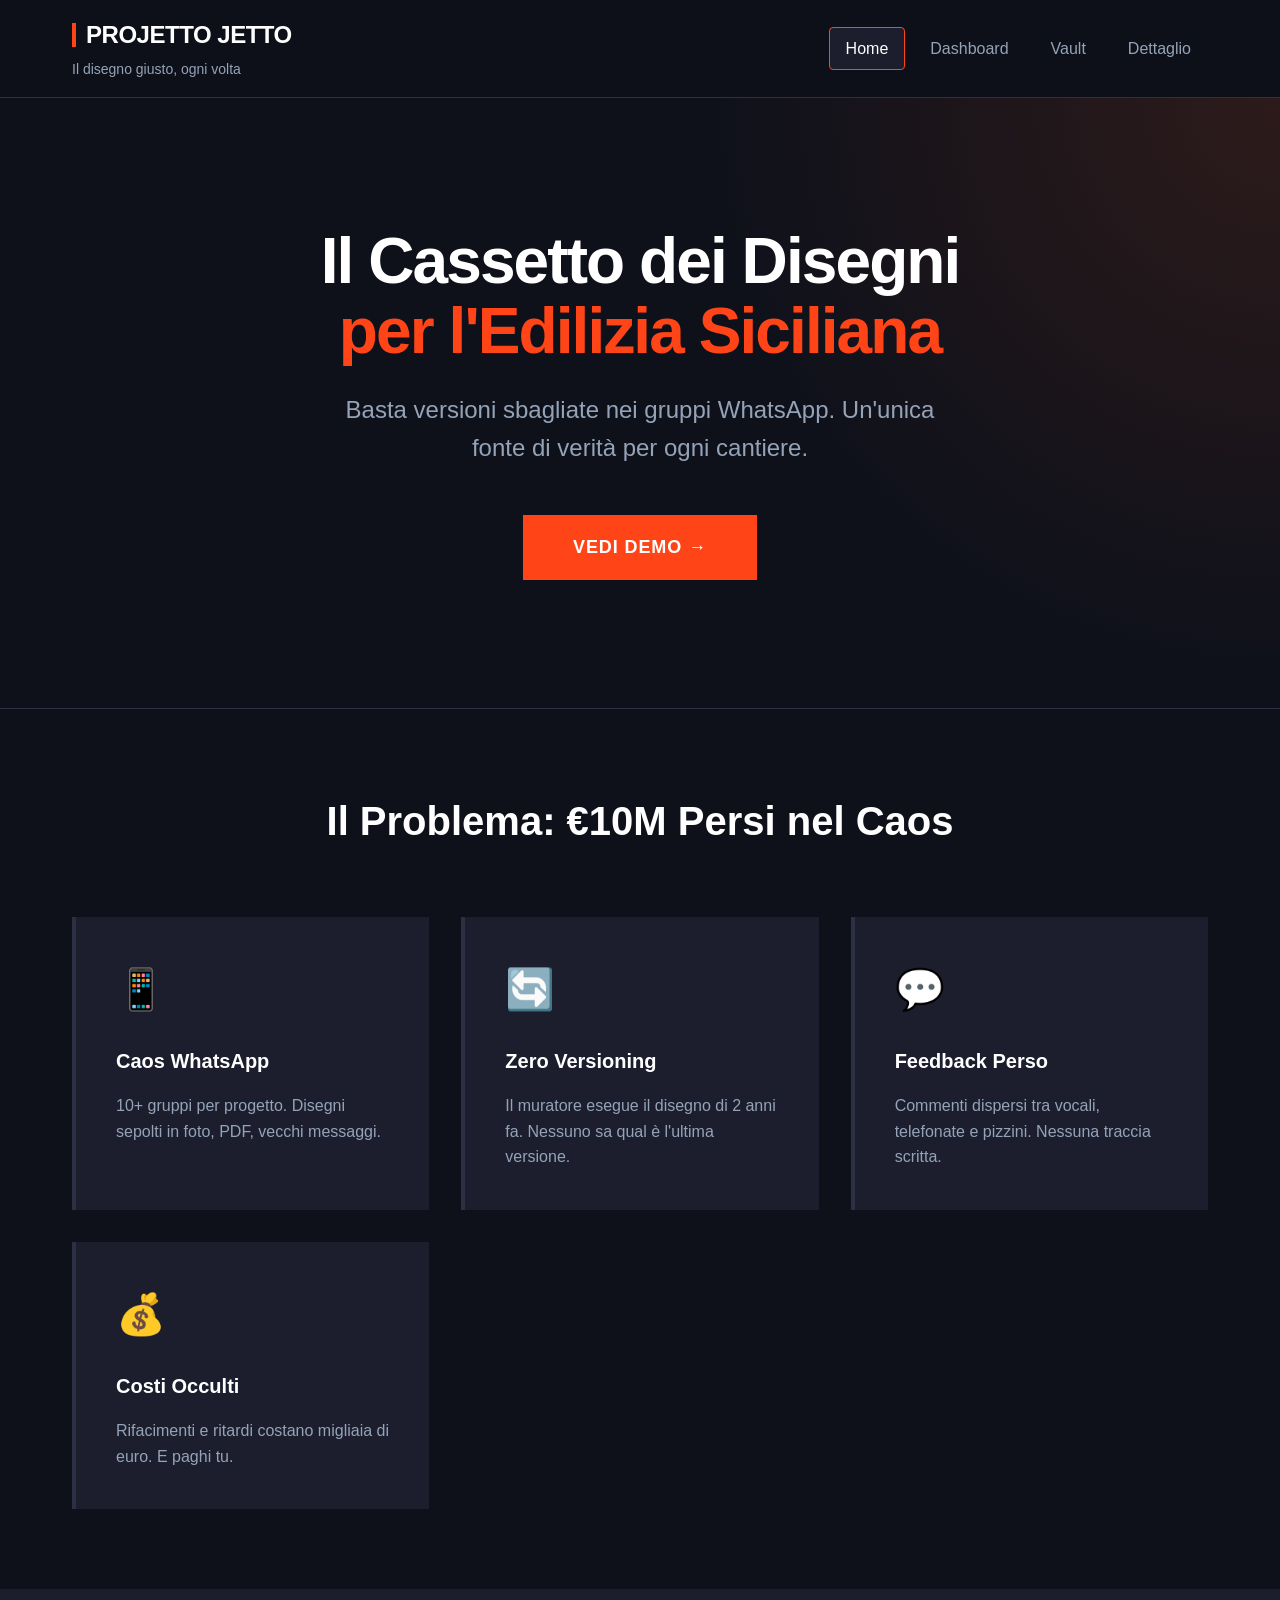
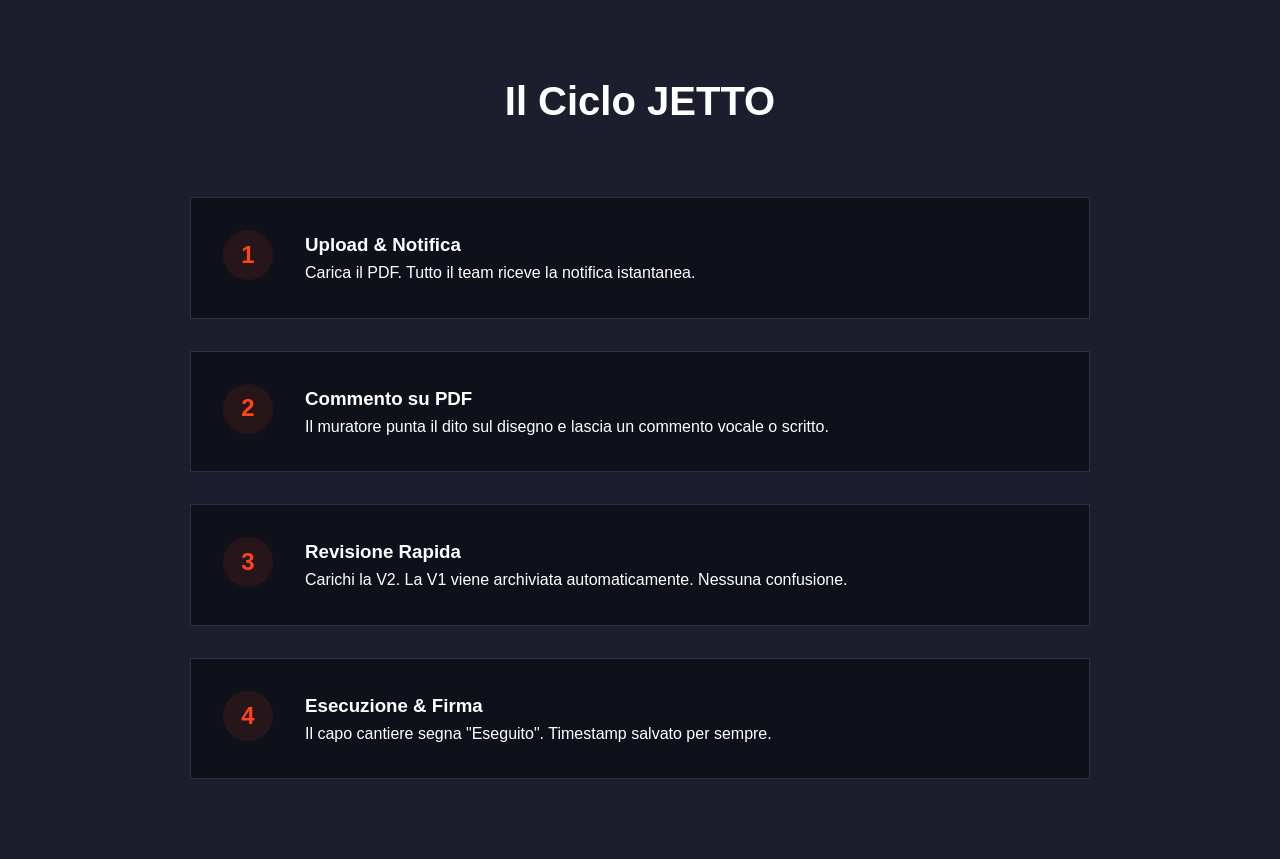
<file: preview/index.html>
<!DOCTYPE html>
<html lang="it">

<head>
    <meta charset="UTF-8">
    <meta name="viewport" content="width=device-width, initial-scale=1.0">
    <title>PROJETTO JETTO - Il cassetto dei disegni per l'edilizia</title>
    <style>
        * {
            margin: 0;
            padding: 0;
            box-sizing: border-box;
        }

        :root {
            /* Dark Navy + Orange Theme based on Hamer slide */
            --bg-dark: #0f111a;
            /* Deepest Navy/Black */
            --bg-card: #1c1e2d;
            /* Slightly lighter navy for cards */
            --bg-hover: #25283d;
            /* Hover state */

            --primary: #ff4518;
            /* Bright Red-Orange Accent */
            --primary-dark: #d6300a;
            /* Darker Orange */

            --text-main: #ffffff;
            --text-muted: #94a3b8;

            --border: #2d3045;

            --success: #10b981;
            /* Keep functional colors distinctive but compatible */
            --warning: #f59e0b;

            --shadow: 0 4px 6px -1px rgba(0, 0, 0, 0.5);
            --shadow-lg: 0 20px 25px -5px rgba(0, 0, 0, 0.5);
        }

        body {
            font-family: 'Inter', -apple-system, BlinkMacSystemFont, 'Segoe UI', Roboto, sans-serif;
            line-height: 1.6;
            color: var(--text-main);
            background: var(--bg-dark);
        }

        /* Navigation */
        nav {
            background: rgba(15, 17, 26, 0.95);
            border-bottom: 1px solid var(--border);
            padding: 1rem 2rem;
            position: sticky;
            top: 0;
            z-index: 100;
            backdrop-filter: blur(10px);
        }

        nav .container {
            max-width: 1200px;
            margin: 0 auto;
            display: flex;
            justify-content: space-between;
            align-items: center;
        }

        nav h1 {
            font-size: 1.5rem;
            font-weight: 800;
            letter-spacing: -0.02em;
            display: flex;
            align-items: center;
            gap: 10px;
        }

        nav h1::before {
            content: '';
            display: block;
            width: 4px;
            height: 24px;
            background: var(--primary);
        }

        nav .tagline {
            font-size: 0.875rem;
            color: var(--text-muted);
            margin-top: 0.25rem;
        }

        nav .nav-links {
            display: flex;
            gap: 0.5rem;
        }

        nav .nav-links a {
            color: var(--text-muted);
            text-decoration: none;
            padding: 0.5rem 1rem;
            border-radius: 0.25rem;
            transition: all 0.2s;
            font-weight: 500;
            border: 1px solid transparent;
        }

        nav .nav-links a:hover {
            color: white;
            background: var(--bg-hover);
        }

        nav .nav-links a.active {
            color: white;
            background: var(--bg-card);
            border-color: var(--primary);
        }

        /* Container */
        .container {
            max-width: 1200px;
            margin: 0 auto;
            padding: 0 2rem;
        }

        /* Views */
        .view {
            display: none;
            min-height: calc(100vh - 80px);
            animation: fadeIn 0.3s ease-out;
        }

        @keyframes fadeIn {
            from {
                opacity: 0;
                transform: translateY(10px);
            }

            to {
                opacity: 1;
                transform: translateY(0);
            }
        }

        .view.active {
            display: block;
        }

        /* Landing Page */
        .hero {
            padding: 8rem 0;
            text-align: center;
            background: radial-gradient(circle at top right, #2d1b1b 0%, var(--bg-dark) 40%);
        }

        .hero h1 {
            font-size: 4rem;
            font-weight: 800;
            margin-bottom: 1.5rem;
            line-height: 1.1;
            letter-spacing: -0.03em;
        }

        .hero h1 span {
            color: var(--primary);
        }

        .hero .subtitle {
            font-size: 1.5rem;
            color: var(--text-muted);
            margin-bottom: 3rem;
            max-width: 600px;
            margin-left: auto;
            margin-right: auto;
        }

        .cta-button {
            display: inline-block;
            background: var(--primary);
            color: white;
            padding: 1rem 3rem;
            border-radius: 0;
            text-decoration: none;
            font-weight: 700;
            font-size: 1.125rem;
            transition: all 0.3s;
            border: 2px solid var(--primary);
            text-transform: uppercase;
            letter-spacing: 0.05em;
        }

        .cta-button:hover {
            background: transparent;
            color: var(--primary);
            transform: translateY(-2px);
            box-shadow: 0 0 20px rgba(255, 69, 24, 0.3);
        }

        /* Problem Section */
        .problem-section {
            padding: 5rem 0;
            background: var(--bg-dark);
            border-top: 1px solid var(--border);
        }

        .problem-section h2 {
            font-size: 2.5rem;
            text-align: center;
            margin-bottom: 4rem;
            color: white;
        }

        .problem-grid {
            display: grid;
            grid-template-columns: repeat(auto-fit, minmax(280px, 1fr));
            gap: 2rem;
        }

        .problem-card {
            background: var(--bg-card);
            padding: 2.5rem;
            border-left: 4px solid var(--border);
            transition: all 0.3s;
        }

        .problem-card:hover {
            transform: translateY(-5px);
            border-left-color: var(--primary);
            box-shadow: var(--shadow-lg);
        }

        .problem-card .icon {
            font-size: 2.5rem;
            margin-bottom: 1.5rem;
            color: var(--primary);
        }

        .problem-card h3 {
            font-size: 1.25rem;
            margin-bottom: 1rem;
            color: white;
            font-weight: 700;
        }

        .problem-card p {
            color: var(--text-muted);
        }

        /* Solution Section */
        .solution-section {
            padding: 5rem 0;
            background: var(--bg-card);
        }

        .solution-section h2 {
            font-size: 2.5rem;
            text-align: center;
            margin-bottom: 4rem;
        }

        .feature-list {
            max-width: 900px;
            margin: 0 auto;
            display: grid;
            gap: 2rem;
        }

        .feature-item {
            display: flex;
            gap: 2rem;
            padding: 2rem;
            background: var(--bg-dark);
            border: 1px solid var(--border);
            transition: all 0.3s;
            align-items: flex-start;
        }

        .feature-item:hover {
            border-color: var(--primary);
        }

        .feature-item .number {
            font-size: 1.5rem;
            font-weight: 800;
            color: var(--primary);
            background: rgba(255, 69, 24, 0.1);
            width: 50px;
            height: 50px;
            display: flex;
            align-items: center;
            justify-content: center;
            flex-shrink: 0;
            border-radius: 50%;
        }

        /* Dashboard */
        .dashboard {
            padding: 2rem 0;
            background: var(--bg-dark);
        }

        .dashboard-header {
            background: var(--bg-card);
            padding: 2rem;
            margin-bottom: 2rem;
            display: flex;
            justify-content: space-between;
            align-items: center;
            border: 1px solid var(--border);
            position: relative;
            overflow: hidden;
        }

        .dashboard-header::before {
            content: '';
            position: absolute;
            top: 0;
            left: 0;
            width: 4px;
            height: 100%;
            background: var(--primary);
        }

        .dashboard-header h2 {
            font-size: 2rem;
            font-weight: 700;
        }

        .user-info {
            display: flex;
            align-items: center;
            gap: 1rem;
            background: var(--bg-dark);
            padding: 0.5rem 1rem;
            border-radius: 50px;
            border: 1px solid var(--border);
        }

        .avatar {
            width: 40px;
            height: 40px;
            background: var(--primary);
            display: flex;
            align-items: center;
            justify-content: center;
            color: white;
            font-weight: 700;
            border-radius: 50%;
        }

        .stats-grid {
            display: grid;
            grid-template-columns: repeat(auto-fit, minmax(240px, 1fr));
            gap: 1.5rem;
            margin-bottom: 3rem;
        }

        .stat-card {
            background: var(--bg-card);
            padding: 1.5rem;
            border: 1px solid var(--border);
            transition: transform 0.3s;
        }

        .stat-card:hover {
            border-color: var(--primary);
            transform: translateY(-2px);
        }

        .stat-card .label {
            color: var(--primary);
            font-size: 0.75rem;
            margin-bottom: 0.5rem;
            text-transform: uppercase;
            letter-spacing: 0.1em;
            font-weight: 700;
        }

        .stat-card .value {
            font-size: 3rem;
            font-weight: 800;
            color: white;
            line-height: 1;
            margin-bottom: 0.5rem;
        }

        .stat-card .subtitle {
            color: var(--text-muted);
            font-size: 0.875rem;
        }

        /* Project Cards */
        .project-grid {
            display: grid;
            grid-template-columns: repeat(auto-fill, minmax(350px, 1fr));
            gap: 2rem;
        }

        .project-card {
            background: var(--bg-card);
            border: 1px solid var(--border);
            transition: all 0.3s;
            cursor: pointer;
            position: relative;
        }

        .project-card:hover {
            transform: translateY(-5px);
            box-shadow: 0 10px 30px -10px rgba(0, 0, 0, 0.5);
            border-color: var(--primary);
        }

        .project-card .project-header {
            padding: 2rem;
            border-bottom: 1px solid var(--border);
        }

        .project-card h3 {
            font-size: 1.5rem;
            margin-bottom: 0.5rem;
            color: white;
        }

        .project-card .location {
            color: var(--primary);
            font-size: 0.875rem;
            display: flex;
            align-items: center;
            gap: 0.5rem;
            text-transform: uppercase;
            font-weight: 600;
        }

        .project-card .project-stats {
            padding: 1.5rem 2rem;
            display: grid;
            grid-template-columns: repeat(3, 1fr);
            gap: 1rem;
            background: rgba(0, 0, 0, 0.2);
        }

        .project-card .project-stat {
            text-align: center;
        }

        .project-card .project-stat .number {
            font-size: 1.5rem;
            font-weight: 700;
            color: white;
        }

        .project-card .project-stat .label {
            font-size: 0.7rem;
            color: var(--text-muted);
            text-transform: uppercase;
            letter-spacing: 0.05em;
            margin-top: 0.25rem;
        }

        /* Drawing Vault */
        .vault-header {
            background: var(--bg-card);
            padding: 1.5rem 2rem;
            margin-bottom: 2rem;
            display: flex;
            justify-content: space-between;
            align-items: center;
            border: 1px solid var(--border);
        }

        .vault-header .breadcrumb {
            color: var(--text-muted);
            font-size: 0.875rem;
            text-transform: uppercase;
            letter-spacing: 0.05em;
        }

        .vault-header .breadcrumb a {
            color: var(--primary);
            text-decoration: none;
            font-weight: 700;
        }

        .filters {
            display: flex;
            gap: 1rem;
            margin-bottom: 2rem;
            flex-wrap: wrap;
        }

        .filter-btn {
            padding: 0.5rem 1.5rem;
            background: transparent;
            border: 1px solid var(--border);
            color: var(--text-muted);
            cursor: pointer;
            font-size: 0.875rem;
            font-weight: 600;
            transition: all 0.2s;
            text-transform: uppercase;
        }

        .filter-btn:hover,
        .filter-btn.active {
            border-color: var(--primary);
            background: var(--primary);
            color: white;
        }

        .drawing-list {
            background: var(--bg-card);
            border: 1px solid var(--border);
        }

        .drawing-item {
            display: grid;
            grid-template-columns: 60px 2fr 1fr 150px 120px 80px;
            gap: 1rem;
            padding: 1.5rem;
            border-bottom: 1px solid var(--border);
            align-items: center;
            transition: background 0.2s;
            cursor: pointer;
        }

        .drawing-item:hover {
            background: var(--bg-hover);
        }

        .drawing-icon {
            width: 40px;
            height: 40px;
            background: var(--bg-dark);
            border: 1px solid var(--border);
            display: flex;
            align-items: center;
            justify-content: center;
            font-weight: 700;
            color: var(--primary);
            font-size: 0.75rem;
        }

        .drawing-title {
            font-weight: 600;
            color: white;
        }

        .drawing-area {
            color: var(--text-muted);
            font-size: 0.875rem;
        }

        .status-badge {
            padding: 0.25rem 0.75rem;
            font-size: 0.7rem;
            font-weight: 700;
            text-align: center;
            text-transform: uppercase;
            letter-spacing: 0.05em;
            border: 1px solid;
        }

        .status-badge.draft {
            border-color: var(--warning);
            color: var(--warning);
            background: rgba(245, 158, 11, 0.1);
        }

        .status-badge.ready {
            border-color: var(--success);
            color: var(--success);
            background: rgba(16, 185, 129, 0.1);
        }

        .status-badge.executed {
            border-color: #3b82f6;
            color: #3b82f6;
            background: rgba(59, 130, 246, 0.1);
        }

        .version-badge {
            background: var(--bg-dark);
            padding: 0.25rem 0.5rem;
            font-size: 0.75rem;
            color: var(--text-muted);
            border: 1px solid var(--border);
            text-align: center;
        }

        /* Drawing Detail */
        .detail-container {
            display: grid;
            grid-template-columns: 2fr 1fr;
            gap: 2rem;
            padding: 2rem 0;
        }

        .drawing-viewer {
            background: var(--bg-card);
            border: 1px solid var(--border);
        }

        .viewer-header {
            padding: 1rem 1.5rem;
            border-bottom: 1px solid var(--border);
            display: flex;
            justify-content: space-between;
            align-items: center;
        }

        .tool-btn {
            background: var(--bg-dark);
            border: 1px solid var(--border);
            color: white;
            width: 40px;
            height: 40px;
            cursor: pointer;
            transition: all 0.2s;
        }

        .tool-btn:hover {
            border-color: var(--primary);
            color: var(--primary);
        }

        .pdf-canvas {
            background: #000000;
            min-height: 600px;
            display: flex;
            align-items: center;
            justify-content: center;
            position: relative;
        }

        .pdf-placeholder {
            width: 100%;
            max-width: 600px;
            aspect-ratio: 1/1.414;
            background: white;
            display: flex;
            flex-direction: column;
            align-items: center;
            justify-content: center;
            color: #333;
            box-shadow: 0 0 50px rgba(0, 0, 0, 0.5);
        }

        /* Comment annotation */
        .comment-pin {
            position: absolute;
            width: 36px;
            height: 36px;
            background: var(--primary);
            border: 2px solid white;
            border-radius: 50%;
            box-shadow: 0 4px 10px rgba(0, 0, 0, 0.5);
            cursor: pointer;
            display: flex;
            align-items: center;
            justify-content: center;
            color: white;
            font-weight: 800;
            z-index: 10;
        }

        .sidebar {
            display: flex;
            flex-direction: column;
            gap: 2rem;
        }

        .info-panel,
        .comments-panel,
        .action-buttons {
            background: var(--bg-card);
            border: 1px solid var(--border);
            padding: 1.5rem;
        }

        .info-row {
            display: flex;
            justify-content: space-between;
            padding: 0.75rem 0;
            border-bottom: 1px solid var(--border);
        }

        .info-row .label {
            color: var(--text-muted);
        }

        .info-row .value {
            color: white;
            font-weight: 600;
        }

        .comments-header {
            margin-bottom: 1rem;
            display: flex;
            justify-content: space-between;
            align-items: center;
        }

        .comment-count {
            background: var(--primary);
            color: white;
            padding: 0.2rem 0.6rem;
            font-size: 0.75rem;
            font-weight: 700;
        }

        .comment {
            padding: 1rem 0;
            border-bottom: 1px solid var(--border);
        }

        .comment-text {
            color: #ddd;
            margin-top: 0.5rem;
            font-size: 0.9rem;
            padding-left: 2.5rem;
            border-left: 2px solid var(--border);
        }

        .comment-action {
            color: var(--primary);
            font-size: 0.75rem;
            text-transform: uppercase;
            font-weight: 700;
            margin-right: 1rem;
            text-decoration: none;
        }

        .add-comment textarea {
            width: 100%;
            margin-top: 1rem;
            background: var(--bg-dark);
            border: 1px solid var(--border);
            color: white;
            padding: 1rem;
            font-family: inherit;
        }

        .add-comment textarea:focus {
            outline: none;
            border-color: var(--primary);
        }

        .add-comment button {
            width: 100%;
            margin-top: 1rem;
            padding: 0.75rem;
            background: var(--bg-hover);
            color: white;
            border: 1px solid var(--border);
            font-weight: 600;
            text-transform: uppercase;
            cursor: pointer;
            transition: all 0.2s;
        }

        .add-comment button:hover {
            background: var(--primary);
            border-color: var(--primary);
        }

        .btn {
            width: 100%;
            margin-bottom: 1rem;
            padding: 1rem;
            font-weight: 700;
            text-transform: uppercase;
            cursor: pointer;
            border: none;
            transition: all 0.2s;
        }

        .btn-primary {
            background: var(--primary);
            color: white;
        }

        .btn-primary:hover {
            background: var(--primary-dark);
        }

        .btn-success {
            background: var(--success);
            color: white;
        }

        .btn-success:hover {
            background: #059669;
        }

        .btn-secondary {
            background: transparent;
            border: 1px solid var(--border);
            color: white;
        }

        .btn-secondary:hover {
            border-color: white;
        }

        /* Responsive */
        @media (max-width: 768px) {
            .hero h1 {
                font-size: 2.5rem;
            }

            .detail-container {
                grid-template-columns: 1fr;
            }

            .drawing-item {
                grid-template-columns: 1fr;
                gap: 0.5rem;
            }

            .drawing-item>* {
                justify-self: start;
            }

            nav .nav-links {
                display: none;
            }

            /* Simplified mobile nav */
        }
    </style>
</head>

<body>
    <!-- Navigation -->
    <nav>
        <div class="container">
            <div>
                <h1>PROJETTO JETTO</h1>
                <div class="tagline">Il disegno giusto, ogni volta</div>
            </div>
            <div class="nav-links">
                <a href="#" class="nav-link active" data-view="landing">Home</a>
                <a href="#" class="nav-link" data-view="dashboard">Dashboard</a>
                <a href="#" class="nav-link" data-view="vault">Vault</a>
                <a href="#" class="nav-link" data-view="detail">Dettaglio</a>
            </div>
        </div>
    </nav>

    <!-- Landing View -->
    <div id="landing" class="view active">
        <!-- Hero Section -->
        <section class="hero">
            <div class="container">
                <h1>Il Cassetto dei Disegni<br><span>per l'Edilizia Siciliana</span></h1>
                <p class="subtitle">Basta versioni sbagliate nei gruppi WhatsApp. Un'unica fonte di verità per ogni
                    cantiere.</p>
                <a href="#" class="cta-button" onclick="switchView('dashboard')">Vedi Demo →</a>
            </div>
        </section>

        <!-- Problem Section -->
        <section class="problem-section">
            <div class="container">
                <h2>Il Problema: €10M Persi nel Caos</h2>
                <div class="problem-grid">
                    <div class="problem-card">
                        <div class="icon">📱</div>
                        <h3>Caos WhatsApp</h3>
                        <p>10+ gruppi per progetto. Disegni sepolti in foto, PDF, vecchi messaggi.</p>
                    </div>
                    <div class="problem-card">
                        <div class="icon">🔄</div>
                        <h3>Zero Versioning</h3>
                        <p>Il muratore esegue il disegno di 2 anni fa. Nessuno sa qual è l'ultima versione.</p>
                    </div>
                    <div class="problem-card">
                        <div class="icon">💬</div>
                        <h3>Feedback Perso</h3>
                        <p>Commenti dispersi tra vocali, telefonate e pizzini. Nessuna traccia scritta.</p>
                    </div>
                    <div class="problem-card">
                        <div class="icon">💰</div>
                        <h3>Costi Occulti</h3>
                        <p>Rifacimenti e ritardi costano migliaia di euro. E paghi tu.</p>
                    </div>
                </div>
            </div>
        </section>

        <!-- Solution Section -->
        <section class="solution-section">
            <div class="container">
                <h2>Il Ciclo JETTO</h2>
                <div class="feature-list">
                    <div class="feature-item">
                        <div class="number">1</div>
                        <div>
                            <h3>Upload & Notifica</h3>
                            <p>Carica il PDF. Tutto il team riceve la notifica istantanea.</p>
                        </div>
                    </div>
                    <div class="feature-item">
                        <div class="number">2</div>
                        <div>
                            <h3>Commento su PDF</h3>
                            <p>Il muratore punta il dito sul disegno e lascia un commento vocale o scritto.</p>
                        </div>
                    </div>
                    <div class="feature-item">
                        <div class="number">3</div>
                        <div>
                            <h3>Revisione Rapida</h3>
                            <p>Carichi la V2. La V1 viene archiviata automaticamente. Nessuna confusione.</p>
                        </div>
                    </div>
                    <div class="feature-item">
                        <div class="number">4</div>
                        <div>
                            <h3>Esecuzione & Firma</h3>
                            <p>Il capo cantiere segna "Eseguito". Timestamp salvato per sempre.</p>
                        </div>
                    </div>
                </div>
            </div>
        </section>
    </div>

    <!-- Dashboard View -->
    <div id="dashboard" class="view dashboard">
        <div class="container">
            <div class="dashboard-header">
                <h2>Dashboard</h2>
                <div class="user-info">
                    <div style="text-align: right;">
                        <div style="font-weight: 700; color: white;">Giuseppe Russo</div>
                        <div style="font-size: 0.75rem; color: var(--primary);">ARCHITETTO</div>
                    </div>
                    <div class="avatar">GR</div>
                </div>
            </div>

            <div class="stats-grid">
                <div class="stat-card">
                    <div class="label">Progetti Attivi</div>
                    <div class="value">4</div>
                </div>
                <div class="stat-card">
                    <div class="label">Disegni Totali</div>
                    <div class="value">87</div>
                </div>
                <div class="stat-card">
                    <div class="label">Commenti Aperti</div>
                    <div class="value" style="color: var(--primary);">23</div>
                </div>
                <div class="stat-card">
                    <div class="label">Completamento</div>
                    <div class="value">68%</div>
                </div>
            </div>

            <h3 style="margin: 2rem 0 1rem; color: white;">PROGETTI RECENTI</h3>

            <div class="project-grid">
                <div class="project-card" onclick="switchView('vault')">
                    <div class="project-header">
                        <h3>Villa Residenziale Mondello</h3>
                        <div class="location">📍 Mondello, Palermo</div>
                    </div>
                    <div class="project-stats">
                        <div class="project-stat">
                            <div class="number">34</div>
                            <div class="label">Disegni</div>
                        </div>
                        <div class="project-stat">
                            <div class="number">28</div>
                            <div class="label">Eseguiti</div>
                        </div>
                        <div class="project-stat">
                            <div class="number" style="color: var(--primary);">4</div>
                            <div class="label">Alert</div>
                        </div>
                    </div>
                </div>

                <div class="project-card">
                    <div class="project-header">
                        <h3>Ristrutturazione Centro</h3>
                        <div class="location">📍 Cefalù, Palermo</div>
                    </div>
                    <div class="project-stats">
                        <div class="project-stat">
                            <div class="number">22</div>
                            <div class="label">Disegni</div>
                        </div>
                        <div class="project-stat">
                            <div class="number">22</div>
                            <div class="label">Eseguiti</div>
                        </div>
                        <div class="project-stat">
                            <div class="number">0</div>
                            <div class="label">Alert</div>
                        </div>
                    </div>
                </div>

                <div class="project-card">
                    <div class="project-header">
                        <h3>Complesso Alcara</h3>
                        <div class="location">📍 Alcara Li Fusi</div>
                    </div>
                    <div class="project-stats">
                        <div class="project-stat">
                            <div class="number">18</div>
                            <div class="label">Disegni</div>
                        </div>
                        <div class="project-stat">
                            <div class="number">5</div>
                            <div class="label">Eseguiti</div>
                        </div>
                        <div class="project-stat">
                            <div class="number" style="color: var(--primary);">12</div>
                            <div class="label">Alert</div>
                        </div>
                    </div>
                </div>
            </div>
        </div>
    </div>

    <!-- Vault View -->
    <div id="vault" class="view dashboard">
        <div class="container">
            <div class="vault-header">
                <div>
                    <div class="breadcrumb">
                        <a href="#" onclick="switchView('dashboard')">Dashboard</a> / Villa Mondello
                    </div>
                </div>
                <a href="#" class="cta-button" style="padding: 0.75rem 1.5rem; font-size: 0.9rem;">+ Upload</a>
            </div>

            <div class="filters">
                <button class="filter-btn active">Tutti (34)</button>
                <button class="filter-btn">Pronti (6)</button>
                <button class="filter-btn">In Esecuzione (5)</button>
                <button class="filter-btn">Eseguiti (28)</button>
            </div>

            <div class="drawing-list">
                <div class="drawing-item" onclick="switchView('detail')">
                    <div class="drawing-icon">PDF</div>
                    <div>
                        <div class="drawing-title">Piano Terra - Layout Generale</div>
                        <div class="drawing-area">STRUTTURALE</div>
                    </div>
                    <div style="color: var(--text-muted); font-size: 0.8rem;">3 giorni fa</div>
                    <div><span class="status-badge ready">Pronto</span></div>
                    <div style="font-size: 0.9rem;">M. Bianchi</div>
                    <div><span class="version-badge">v3</span></div>
                </div>

                <div class="drawing-item">
                    <div class="drawing-icon">PDF</div>
                    <div>
                        <div class="drawing-title">Bagno Principale - Sezione A-A</div>
                        <div class="drawing-area">DETTAGLIO</div>
                    </div>
                    <div style="color: var(--text-muted); font-size: 0.8rem;">5 giorni fa</div>
                    <div><span class="status-badge ready">Pronto</span></div>
                    <div style="font-size: 0.9rem;">L. Marino</div>
                    <div><span class="version-badge">v2</span></div>
                </div>

                <div class="drawing-item">
                    <div class="drawing-icon">DWG</div>
                    <div>
                        <div class="drawing-title">Facciata Nord - Prospetto</div>
                        <div class="drawing-area">ARCHITETTONICO</div>
                    </div>
                    <div style="color: var(--text-muted); font-size: 0.8rem;">1 sett fa</div>
                    <div><span class="status-badge executed">Eseguito</span></div>
                    <div style="font-size: 0.9rem;">G. Costa</div>
                    <div><span class="version-badge">v1</span></div>
                </div>

                <div class="drawing-item">
                    <div class="drawing-icon">PDF</div>
                    <div>
                        <div class="drawing-title">Cucina - Impianti Elettrici</div>
                        <div class="drawing-area">IMPIANTI</div>
                    </div>
                    <div style="color: var(--text-muted); font-size: 0.8rem;">Oggi</div>
                    <div><span class="status-badge draft">Bozza</span></div>
                    <div style="font-size: 0.9rem;">--</div>
                    <div><span class="version-badge">v1</span></div>
                </div>
            </div>
        </div>
    </div>

    <!-- Drawing Detail View -->
    <div id="detail" class="view">
        <div class="container">
            <div class="vault-header" style="margin-top: 2rem;">
                <div class="breadcrumb">
                    <a href="#" onclick="switchView('dashboard')">Dashboard</a> /
                    <a href="#" onclick="switchView('vault')">Villa Mondello</a> /
                    Piano Terra - Layout
                </div>
            </div>

            <div class="detail-container">
                <!-- Left: Drawing Viewer -->
                <div class="drawing-viewer">
                    <div class="viewer-header">
                        <h3>Layout Generale (v3)</h3>
                        <div class="viewer-tools">
                            <button class="tool-btn">🔍+</button>
                            <button class="tool-btn">🔍-</button>
                            <button class="tool-btn"
                                style="color: var(--primary); border-color: var(--primary);">💬</button>
                            <button class="tool-btn">⬇️</button>
                        </div>
                    </div>
                    <div class="pdf-canvas">
                        <div class="pdf-placeholder">
                            <div style="font-size: 4rem; margin-bottom: 1rem; color: #ccc;">📄</div>
                            <h2 style="color: #333;">Piano Terra.pdf</h2>
                            <p>Versione 3 | Esecutivo</p>
                        </div>
                        <div class="comment-pin" style="top: 35%; left: 45%;" title="Vedi commento">1</div>
                        <div class="comment-pin" style="top: 60%; left: 70%;" title="Vedi commento">2</div>
                    </div>
                </div>

                <!-- Right: Sidebar -->
                <div class="sidebar">
                    <div class="info-panel">
                        <h4
                            style="color: var(--primary); margin-bottom: 1rem; text-transform: uppercase; font-size: 0.8rem;">
                            Dettagli</h4>
                        <div class="info-row">
                            <span class="label">Stato</span>
                            <span class="value"><span class="status-badge ready">Pronto</span></span>
                        </div>
                        <div class="info-row">
                            <span class="label">Versione</span>
                            <span class="value">v3</span>
                        </div>
                        <div class="info-row">
                            <span class="label">Assegnato</span>
                            <span class="value">M. Bianchi</span>
                        </div>
                    </div>

                    <div class="comments-panel">
                        <div class="comments-header">
                            <h4>Commenti</h4>
                            <span class="comment-count">3</span>
                        </div>
                        <div class="comments-list">
                            <div class="comment">
                                <div style="display: flex; justify-content: space-between;">
                                    <div style="font-weight: 700;">Marco Bianchi</div>
                                    <div style="font-size: 0.7rem; color: var(--text-muted);">3gg fa</div>
                                </div>
                                <div class="comment-text">
                                    Spaziatura pilastri C3-C4 non chiara. Confermare prima del getto.
                                </div>
                            </div>
                            <div class="comment">
                                <div style="display: flex; justify-content: space-between;">
                                    <div style="font-weight: 700; color: var(--primary);">G. Russo (Arch)</div>
                                    <div style="font-size: 0.7rem; color: var(--text-muted);">2gg fa</div>
                                </div>
                                <div class="comment-text">
                                    Confermo 4.5m. Vedi V3 caricata ora.
                                </div>
                            </div>
                        </div>
                        <div class="add-comment">
                            <textarea placeholder="Scrivi un commento..."></textarea>
                            <button>Pubblica</button>
                        </div>
                    </div>

                    <div class="action-buttons">
                        <button class="btn btn-success">✓ Segna Eseguito</button>
                        <button class="btn btn-primary">↻ Nuova Versione</button>
                    </div>
                </div>
            </div>
        </div>
    </div>

    <script>
        function switchView(viewName) {
            document.querySelectorAll('.view').forEach(view => view.classList.remove('active'));
            document.querySelectorAll('.nav-link').forEach(link => link.classList.remove('active'));
            document.getElementById(viewName).classList.add('active');
            document.querySelector(`[data-view="${viewName}"]`)?.classList.add('active');
            window.scrollTo(0, 0);
        }

        document.querySelectorAll('.nav-link').forEach(link => {
            link.addEventListener('click', (e) => {
                e.preventDefault();
                switchView(link.getAttribute('data-view'));
            });
        });

        document.querySelectorAll('.filter-btn').forEach(btn => {
            btn.addEventListener('click', () => {
                document.querySelectorAll('.filter-btn').forEach(b => b.classList.remove('active'));
                btn.classList.add('active');
            });
        });
    </script>
</body>

</html>
</file>
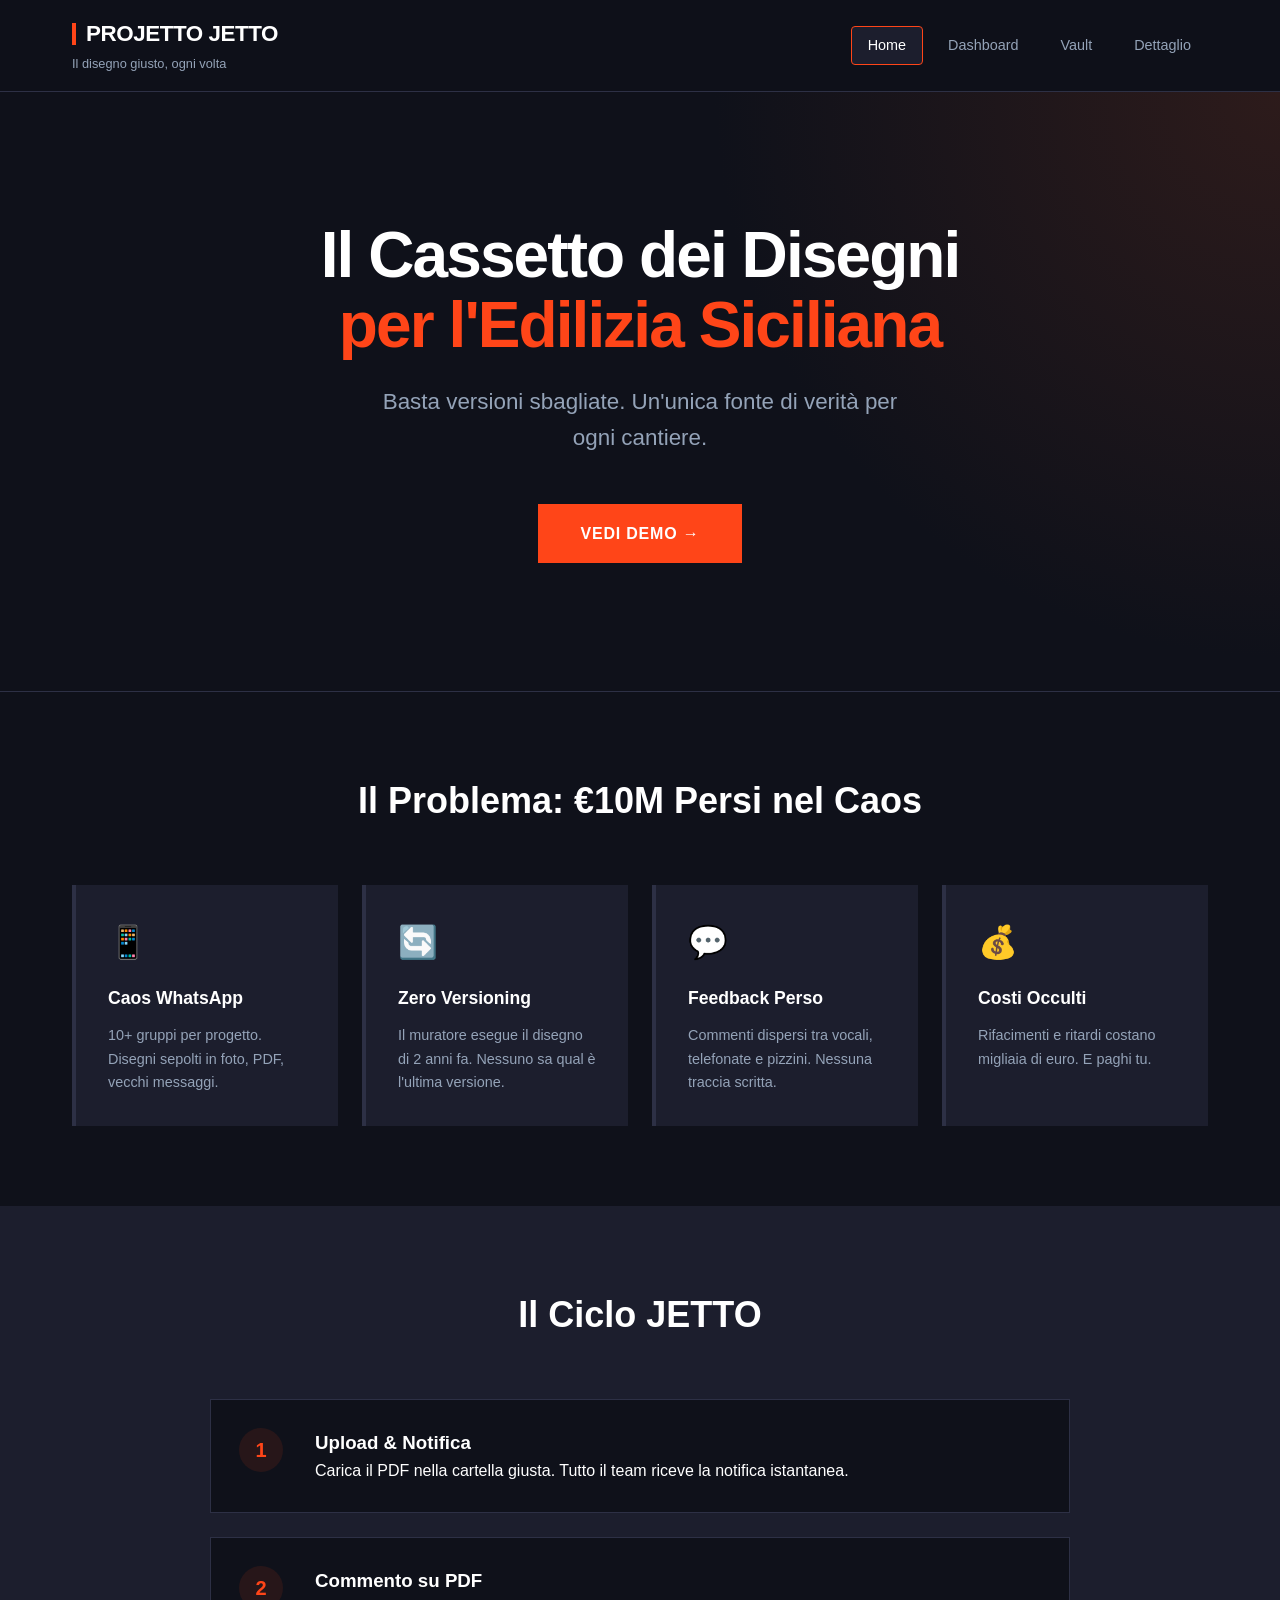
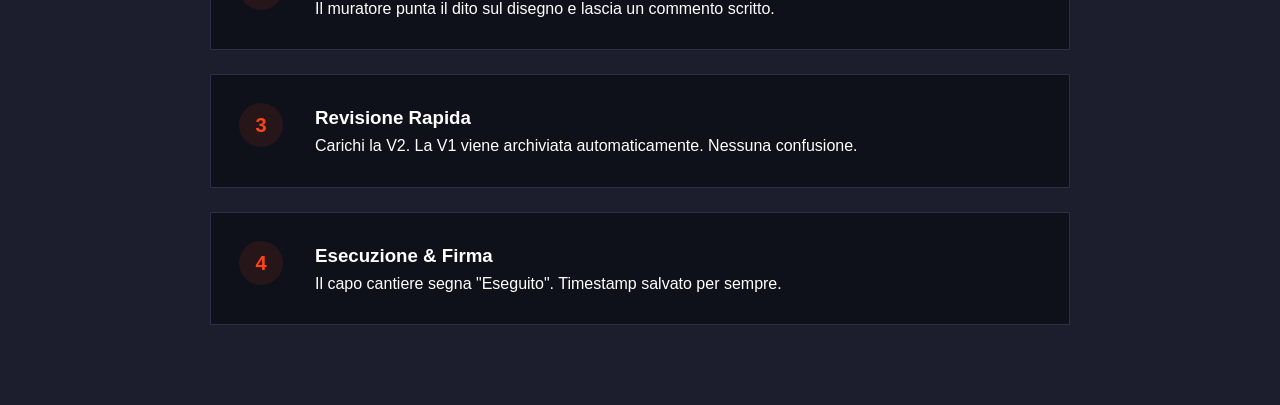
<file: GETTO-main V2/preview/index.html>
<!DOCTYPE html>
<html lang="it">

<head>
    <meta charset="UTF-8">
    <meta name="viewport" content="width=device-width, initial-scale=1.0">
    <title>PROJETTO JETTO - Il cassetto dei disegni per l'edilizia</title>
    <style>
        * {
            margin: 0;
            padding: 0;
            box-sizing: border-box;
        }

        :root {
            --bg-dark: #0f111a;
            --bg-card: #1c1e2d;
            --bg-hover: #25283d;
            --primary: #ff4518;
            --primary-dark: #d6300a;
            --text-main: #ffffff;
            --text-muted: #94a3b8;
            --border: #2d3045;
            --success: #10b981;
            --warning: #f59e0b;
            --shadow-lg: 0 20px 25px -5px rgba(0, 0, 0, 0.5);
        }

        body {
            font-family: 'Inter', -apple-system, BlinkMacSystemFont, 'Segoe UI', Roboto, sans-serif;
            line-height: 1.6;
            color: var(--text-main);
            background: var(--bg-dark);
        }

        /* ─── Nav ─── */
        nav {
            background: rgba(15, 17, 26, 0.97);
            border-bottom: 1px solid var(--border);
            padding: 1rem 2rem;
            position: sticky;
            top: 0;
            z-index: 100;
            backdrop-filter: blur(10px);
        }

        nav .container {
            max-width: 1200px;
            margin: 0 auto;
            display: flex;
            justify-content: space-between;
            align-items: center;
        }

        nav h1 {
            font-size: 1.4rem;
            font-weight: 800;
            letter-spacing: -0.02em;
            display: flex;
            align-items: center;
            gap: 10px;
        }

        nav h1::before {
            content: '';
            display: block;
            width: 4px;
            height: 22px;
            background: var(--primary);
        }

        nav .tagline {
            font-size: 0.8rem;
            color: var(--text-muted);
            margin-top: 0.15rem;
        }

        nav .nav-links {
            display: flex;
            gap: 0.5rem;
        }

        nav .nav-links a {
            color: var(--text-muted);
            text-decoration: none;
            padding: 0.45rem 1rem;
            border-radius: 0.25rem;
            transition: all 0.2s;
            font-weight: 500;
            border: 1px solid transparent;
            font-size: 0.9rem;
        }

        nav .nav-links a:hover {
            color: white;
            background: var(--bg-hover);
        }

        nav .nav-links a.active {
            color: white;
            background: var(--bg-card);
            border-color: var(--primary);
        }

        .container {
            max-width: 1200px;
            margin: 0 auto;
            padding: 0 2rem;
        }

        .view {
            display: none;
            min-height: calc(100vh - 72px);
            animation: fadeIn 0.25s ease-out;
        }

        @keyframes fadeIn {
            from {
                opacity: 0;
                transform: translateY(8px);
            }

            to {
                opacity: 1;
                transform: translateY(0);
            }
        }

        .view.active {
            display: block;
        }

        /* ─── Landing ─── */
        .hero {
            padding: 8rem 0;
            text-align: center;
            background: radial-gradient(circle at top right, #2d1b1b 0%, var(--bg-dark) 40%);
        }

        .hero h1 {
            font-size: 4rem;
            font-weight: 800;
            margin-bottom: 1.5rem;
            line-height: 1.1;
            letter-spacing: -0.03em;
        }

        .hero h1 span {
            color: var(--primary);
        }

        .hero .subtitle {
            font-size: 1.4rem;
            color: var(--text-muted);
            margin-bottom: 3rem;
            max-width: 560px;
            margin-left: auto;
            margin-right: auto;
        }

        .cta-button {
            display: inline-block;
            background: var(--primary);
            color: white;
            padding: 0.9rem 2.5rem;
            text-decoration: none;
            font-weight: 700;
            font-size: 1rem;
            transition: all 0.3s;
            border: 2px solid var(--primary);
            text-transform: uppercase;
            letter-spacing: 0.05em;
            cursor: pointer;
        }

        .cta-button:hover {
            background: transparent;
            color: var(--primary);
            transform: translateY(-2px);
            box-shadow: 0 0 20px rgba(255, 69, 24, 0.3);
        }

        .problem-section {
            padding: 5rem 0;
            background: var(--bg-dark);
            border-top: 1px solid var(--border);
        }

        .problem-section h2 {
            font-size: 2.25rem;
            text-align: center;
            margin-bottom: 3.5rem;
        }

        .problem-grid {
            display: grid;
            grid-template-columns: repeat(auto-fit, minmax(260px, 1fr));
            gap: 1.5rem;
        }

        .problem-card {
            background: var(--bg-card);
            padding: 2rem;
            border-left: 4px solid var(--border);
            transition: all 0.3s;
        }

        .problem-card:hover {
            transform: translateY(-4px);
            border-left-color: var(--primary);
            box-shadow: var(--shadow-lg);
        }

        .problem-card .icon {
            font-size: 2rem;
            margin-bottom: 1rem;
        }

        .problem-card h3 {
            font-size: 1.1rem;
            margin-bottom: 0.75rem;
            font-weight: 700;
        }

        .problem-card p {
            color: var(--text-muted);
            font-size: 0.9rem;
        }

        .solution-section {
            padding: 5rem 0;
            background: var(--bg-card);
        }

        .solution-section h2 {
            font-size: 2.25rem;
            text-align: center;
            margin-bottom: 3.5rem;
        }

        .feature-list {
            max-width: 860px;
            margin: 0 auto;
            display: grid;
            gap: 1.5rem;
        }

        .feature-item {
            display: flex;
            gap: 2rem;
            padding: 1.75rem;
            background: var(--bg-dark);
            border: 1px solid var(--border);
            transition: all 0.3s;
            align-items: flex-start;
        }

        .feature-item:hover {
            border-color: var(--primary);
        }

        .feature-item .number {
            font-size: 1.25rem;
            font-weight: 800;
            color: var(--primary);
            background: rgba(255, 69, 24, 0.1);
            width: 44px;
            height: 44px;
            display: flex;
            align-items: center;
            justify-content: center;
            flex-shrink: 0;
            border-radius: 50%;
        }

        /* ─── Dashboard ─── */
        .dashboard {
            padding: 2rem 0;
        }

        .dashboard-header {
            background: var(--bg-card);
            padding: 1.75rem 2rem;
            margin-bottom: 2rem;
            display: flex;
            justify-content: space-between;
            align-items: center;
            border: 1px solid var(--border);
            position: relative;
            overflow: hidden;
        }

        .dashboard-header::before {
            content: '';
            position: absolute;
            top: 0;
            left: 0;
            width: 4px;
            height: 100%;
            background: var(--primary);
        }

        .dashboard-header h2 {
            font-size: 1.75rem;
            font-weight: 700;
        }

        .user-info {
            display: flex;
            align-items: center;
            gap: 1rem;
            background: var(--bg-dark);
            padding: 0.5rem 1rem;
            border-radius: 50px;
            border: 1px solid var(--border);
        }

        .avatar {
            width: 38px;
            height: 38px;
            background: var(--primary);
            display: flex;
            align-items: center;
            justify-content: center;
            color: white;
            font-weight: 700;
            border-radius: 50%;
            font-size: 0.85rem;
        }

        .stats-grid {
            display: grid;
            grid-template-columns: repeat(auto-fit, minmax(220px, 1fr));
            gap: 1.25rem;
            margin-bottom: 2.5rem;
        }

        .stat-card {
            background: var(--bg-card);
            padding: 1.5rem;
            border: 1px solid var(--border);
            transition: all 0.25s;
        }

        .stat-card:hover {
            border-color: var(--primary);
            transform: translateY(-2px);
        }

        .stat-card .label {
            color: var(--primary);
            font-size: 0.7rem;
            margin-bottom: 0.5rem;
            text-transform: uppercase;
            letter-spacing: 0.1em;
            font-weight: 700;
        }

        .stat-card .value {
            font-size: 2.75rem;
            font-weight: 800;
            color: white;
            line-height: 1;
            margin-bottom: 0.25rem;
        }

        .stat-card .subtitle {
            color: var(--text-muted);
            font-size: 0.8rem;
        }

        .project-grid {
            display: grid;
            grid-template-columns: repeat(auto-fill, minmax(320px, 1fr));
            gap: 1.5rem;
        }

        .project-card {
            background: var(--bg-card);
            border: 1px solid var(--border);
            transition: all 0.25s;
            cursor: pointer;
        }

        .project-card:hover {
            transform: translateY(-4px);
            box-shadow: 0 10px 30px -10px rgba(0, 0, 0, 0.5);
            border-color: var(--primary);
        }

        .project-card .project-header {
            padding: 1.75rem;
            border-bottom: 1px solid var(--border);
        }

        .project-card h3 {
            font-size: 1.3rem;
            margin-bottom: 0.4rem;
        }

        .project-card .location {
            color: var(--primary);
            font-size: 0.8rem;
            font-weight: 600;
            text-transform: uppercase;
        }

        .project-card .project-stats {
            padding: 1.25rem 1.75rem;
            display: grid;
            grid-template-columns: repeat(3, 1fr);
            background: rgba(0, 0, 0, 0.2);
        }

        .project-card .project-stat {
            text-align: center;
        }

        .project-card .project-stat .number {
            font-size: 1.4rem;
            font-weight: 700;
        }

        .project-card .project-stat .label {
            font-size: 0.65rem;
            color: var(--text-muted);
            text-transform: uppercase;
            letter-spacing: 0.05em;
        }

        /* ─── VAULT (Clean List) ─── */
        .vault-shell {
            padding: 2.5rem 0;
        }

        /* Top bar: breadcrumb + action button */
        .vault-topbar {
            display: flex;
            justify-content: space-between;
            align-items: flex-end;
            margin-bottom: 2rem;
        }

        /* Breadcrumb — large, Lightdash-style */
        .breadcrumb {
            display: flex;
            align-items: center;
            gap: 0.5rem;
            flex-wrap: wrap;
        }

        .breadcrumb-item {
            font-size: 1.5rem;
            font-weight: 700;
            color: var(--text-muted);
            cursor: pointer;
            transition: color 0.2s;
        }

        .breadcrumb-item:hover {
            color: white;
        }

        .breadcrumb-item.current {
            color: white;
            cursor: default;
        }

        .breadcrumb-sep {
            color: var(--border);
            font-size: 1.25rem;
            font-weight: 300;
        }

        /* "Aggiungi" dropdown button */
        .add-btn-wrapper {
            position: relative;
        }

        .add-btn {
            background: var(--bg-card);
            border: 1px solid var(--border);
            color: white;
            padding: 0.6rem 1.5rem;
            font-size: 0.875rem;
            font-weight: 600;
            cursor: pointer;
            display: flex;
            align-items: center;
            gap: 0.5rem;
            transition: all 0.2s;
            letter-spacing: 0.02em;
        }

        .add-btn:hover {
            border-color: var(--primary);
            color: var(--primary);
        }

        .add-btn svg {
            width: 14px;
            height: 14px;
            transition: transform 0.2s;
        }

        .add-btn.open svg {
            transform: rotate(180deg);
        }

        .add-dropdown {
            display: none;
            position: absolute;
            top: calc(100% + 6px);
            right: 0;
            background: var(--bg-card);
            border: 1px solid var(--border);
            min-width: 180px;
            z-index: 50;
            box-shadow: 0 8px 24px rgba(0, 0, 0, 0.4);
        }

        .add-dropdown.open {
            display: block;
        }

        .add-dropdown-item {
            display: flex;
            align-items: center;
            gap: 0.75rem;
            padding: 0.85rem 1.25rem;
            font-size: 0.875rem;
            font-weight: 500;
            color: var(--text-muted);
            cursor: pointer;
            transition: all 0.15s;
            border: none;
            background: none;
            width: 100%;
            text-align: left;
        }

        .add-dropdown-item:hover {
            background: var(--bg-hover);
            color: white;
        }

        .add-dropdown-item:first-child {
            border-bottom: 1px solid var(--border);
        }

        /* Search bar */
        .vault-search-wrap {
            margin-bottom: 0;
        }

        .vault-search {
            width: 100%;
            background: var(--bg-card);
            border: 1px solid var(--border);
            color: white;
            padding: 0.8rem 1.25rem 0.8rem 2.75rem;
            font-size: 0.9rem;
            font-family: inherit;
            transition: border-color 0.2s;
            outline: none;
            background-image: url("data:image/svg+xml,%3Csvg xmlns='http://www.w3.org/2000/svg' width='16' height='16' fill='%2394a3b8' viewBox='0 0 16 16'%3E%3Cpath d='M11.742 10.344a6.5 6.5 0 1 0-1.397 1.398h-.001c.03.04.062.078.098.115l3.85 3.85a1 1 0 0 0 1.415-1.414l-3.85-3.85a1.007 1.007 0 0 0-.115-.099zm-5.242 1.656a5.5 5.5 0 1 1 0-11 5.5 5.5 0 0 1 0 11z'/%3E%3C/svg%3E");
            background-repeat: no-repeat;
            background-position: 0.9rem center;
        }

        .vault-search:focus {
            border-color: var(--primary);
        }

        .vault-search::placeholder {
            color: var(--text-muted);
        }

        /* List container */
        .vault-list {
            background: var(--bg-card);
            border: 1px solid var(--border);
            margin-top: 1px;
        }

        /* Column header row */
        .vault-list-header {
            display: grid;
            grid-template-columns: 44px 1fr 140px 80px;
            padding: 0.6rem 1.25rem;
            border-bottom: 1px solid var(--border);
            background: rgba(0, 0, 0, 0.15);
        }

        .vault-list-header span {
            font-size: 0.7rem;
            font-weight: 700;
            text-transform: uppercase;
            letter-spacing: 0.08em;
            color: var(--text-muted);
        }

        /* Each row */
        .vault-row {
            display: grid;
            grid-template-columns: 44px 1fr 140px 80px;
            align-items: center;
            padding: 0 1.25rem;
            height: 52px;
            border-bottom: 1px solid var(--border);
            cursor: pointer;
            transition: background 0.15s;
        }

        .vault-row:last-child {
            border-bottom: none;
        }

        .vault-row:hover {
            background: var(--bg-hover);
        }

        .vault-row:hover .row-name {
            color: var(--primary);
        }

        /* Icon cell */
        .row-icon {
            width: 32px;
            height: 32px;
            border-radius: 6px;
            display: flex;
            align-items: center;
            justify-content: center;
            font-size: 1rem;
        }

        .row-icon.folder {
            background: rgba(255, 69, 24, 0.1);
        }

        .row-icon.file {
            background: rgba(148, 163, 184, 0.08);
        }

        /* Name */
        .row-name {
            font-size: 0.9rem;
            font-weight: 600;
            color: white;
            transition: color 0.15s;
        }

        .row-name-wrap {
            display: flex;
            flex-direction: column;
            justify-content: center;
        }

        .row-type {
            font-size: 0.7rem;
            color: var(--text-muted);
            margin-top: 0.05rem;
        }

        /* Date */
        .row-date {
            font-size: 0.8rem;
            color: var(--text-muted);
        }

        /* Status pill — very subtle */
        .row-status {
            display: flex;
            justify-content: flex-end;
        }

        .status-dot {
            width: 7px;
            height: 7px;
            border-radius: 50%;
            display: inline-block;
            margin-right: 5px;
            flex-shrink: 0;
            position: relative;
            top: 1px;
        }

        .status-dot.ready {
            background: var(--success);
        }

        .status-dot.draft {
            background: var(--warning);
        }

        .status-dot.executed {
            background: #3b82f6;
        }

        .status-label {
            font-size: 0.72rem;
            color: var(--text-muted);
            white-space: nowrap;
            display: flex;
            align-items: center;
        }

        /* Empty state */
        .vault-empty {
            padding: 4rem 2rem;
            text-align: center;
            color: var(--text-muted);
            font-size: 0.9rem;
        }

        /* ─── Drawing Detail (legacy rules kept for nav/dashboard reuse) ─── */
        .viewer-header {
            padding: 1rem 1.5rem;
            border-bottom: 1px solid var(--border);
            display: flex;
            justify-content: space-between;
            align-items: center;
        }

        .tool-btn {
            background: var(--bg-dark);
            border: 1px solid var(--border);
            color: white;
            width: 38px;
            height: 38px;
            cursor: pointer;
            transition: all 0.2s;
        }

        .tool-btn:hover {
            border-color: var(--primary);
            color: var(--primary);
        }

        .pdf-canvas {
            background: #000;
            min-height: 560px;
            display: flex;
            align-items: center;
            justify-content: center;
            position: relative;
        }

        .pdf-placeholder {
            width: 100%;
            max-width: 540px;
            aspect-ratio: 1/1.414;
            background: white;
            display: flex;
            flex-direction: column;
            align-items: center;
            justify-content: center;
            color: #333;
            box-shadow: 0 0 50px rgba(0, 0, 0, 0.5);
        }

        .comment-pin {
            position: absolute;
            width: 32px;
            height: 32px;
            background: var(--primary);
            border: 2px solid white;
            border-radius: 50%;
            cursor: pointer;
            display: flex;
            align-items: center;
            justify-content: center;
            color: white;
            font-weight: 800;
            z-index: 10;
            font-size: 0.8rem;
        }

        .sidebar {
            display: flex;
            flex-direction: column;
            gap: 1.5rem;
        }

        .info-panel,
        .comments-panel,
        .action-buttons {
            background: var(--bg-card);
            border: 1px solid var(--border);
            padding: 1.5rem;
        }

        .info-row {
            display: flex;
            justify-content: space-between;
            padding: 0.65rem 0;
            border-bottom: 1px solid var(--border);
            font-size: 0.875rem;
        }

        .info-row .label {
            color: var(--text-muted);
        }

        .info-row .value {
            color: white;
            font-weight: 600;
        }

        .comments-header {
            margin-bottom: 1rem;
            display: flex;
            justify-content: space-between;
            align-items: center;
        }

        .comment-count {
            background: var(--primary);
            color: white;
            padding: 0.15rem 0.55rem;
            font-size: 0.7rem;
            font-weight: 700;
        }

        .comment {
            padding: 0.85rem 0;
            border-bottom: 1px solid var(--border);
        }

        .comment-text {
            color: #ddd;
            margin-top: 0.4rem;
            font-size: 0.85rem;
            padding-left: 2rem;
            border-left: 2px solid var(--border);
        }

        .add-comment textarea {
            width: 100%;
            margin-top: 1rem;
            background: var(--bg-dark);
            border: 1px solid var(--border);
            color: white;
            padding: 0.9rem;
            font-family: inherit;
            font-size: 0.875rem;
            resize: none;
        }

        .add-comment textarea:focus {
            outline: none;
            border-color: var(--primary);
        }

        .add-comment button {
            width: 100%;
            margin-top: 0.75rem;
            padding: 0.7rem;
            background: var(--bg-hover);
            color: white;
            border: 1px solid var(--border);
            font-weight: 600;
            text-transform: uppercase;
            font-size: 0.8rem;
            cursor: pointer;
            transition: all 0.2s;
            letter-spacing: 0.05em;
        }

        .add-comment button:hover {
            background: var(--primary);
            border-color: var(--primary);
        }

        .btn {
            width: 100%;
            margin-bottom: 0.75rem;
            padding: 0.9rem;
            font-weight: 700;
            text-transform: uppercase;
            cursor: pointer;
            border: none;
            transition: all 0.2s;
            font-size: 0.85rem;
            letter-spacing: 0.04em;
        }

        .btn:last-child {
            margin-bottom: 0;
        }

        .btn-primary {
            background: var(--primary);
            color: white;
        }

        .btn-primary:hover {
            background: var(--primary-dark);
        }

        .btn-success {
            background: var(--success);
            color: white;
        }

        .btn-success:hover {
            background: #059669;
        }

        .btn-secondary {
            background: transparent;
            border: 1px solid var(--border);
            color: white;
        }

        .btn-secondary:hover {
            border-color: white;
        }

        /* ─────────────────────────────────────────
           DRAWING DETAIL VIEW
        ───────────────────────────────────────── */

        .detail-shell {
            padding: 0 0 3rem;
        }

        .detail-topbar {
            display: flex;
            justify-content: space-between;
            align-items: flex-end;
            padding: 1.75rem 0 1.25rem;
        }

        /* Full-width viewer card */
        .drawing-viewer-full {
            background: var(--bg-card);
            border: 1px solid var(--border);
            display: block;
            width: 100%;
        }

        /* Toolbar row */
        .viewer-toolbar {
            display: flex;
            justify-content: space-between;
            align-items: center;
            padding: 0.75rem 1.25rem;
            border-bottom: 1px solid var(--border);
        }

        .viewer-title {
            font-size: 0.9rem;
            font-weight: 700;
            color: white;
        }

        .viewer-version {
            font-size: 0.75rem;
            color: var(--text-muted);
            margin-left: 0.6rem;
        }

        /* Download button */
        .download-btn {
            background: none;
            border: 1px solid var(--border);
            color: var(--text-muted);
            width: 34px;
            height: 34px;
            display: flex;
            align-items: center;
            justify-content: center;
            cursor: pointer;
            border-radius: 4px;
            transition: all 0.2s;
            flex-shrink: 0;
        }

        .download-btn:hover {
            border-color: var(--primary);
            color: var(--primary);
        }

        .download-btn svg {
            width: 15px;
            height: 15px;
        }

        /* PDF canvas — dark background, full width */
        .pdf-canvas-full {
            position: relative;
            background: #1a1a1a;
            display: flex;
            align-items: center;
            justify-content: center;
            padding: 3rem 4rem;
            min-height: 700px;
            cursor: crosshair;
            overflow: hidden;
        }

        /* White A4-ish page */
        .pdf-page {
            background: white;
            width: 100%;
            max-width: 820px;
            aspect-ratio: 1 / 1.414;
            position: relative;
            box-shadow: 0 0 60px rgba(0, 0, 0, 0.7);
            display: flex;
            align-items: center;
            justify-content: center;
            flex-direction: column;
            color: #555;
            flex-shrink: 0;
            pointer-events: none;
        }

        /* Comment pins on the dark canvas */
        .c-pin {
            position: absolute;
            width: 28px;
            height: 28px;
            border-radius: 50%;
            background: var(--primary);
            border: 2.5px solid white;
            cursor: pointer;
            display: flex;
            align-items: center;
            justify-content: center;
            font-size: 0.7rem;
            font-weight: 800;
            color: white;
            box-shadow: 0 2px 10px rgba(0, 0, 0, 0.5);
            z-index: 20;
            transition: transform 0.15s;
            user-select: none;
            pointer-events: all;
        }

        .c-pin:hover {
            transform: scale(1.2);
        }

        .c-pin.resolved {
            background: var(--success);
        }

        /* Comment popup — white card */
        .c-popup {
            position: absolute;
            width: 280px;
            background: #fff;
            border-radius: 6px;
            box-shadow: 0 8px 32px rgba(0, 0, 0, 0.5);
            z-index: 40;
            display: none;
            flex-direction: column;
            overflow: hidden;
            color: #1a1a1a;
            pointer-events: all;
        }

        .c-popup.open {
            display: flex;
        }

        .c-popup-thread {
            padding: 0.9rem 1rem;
            max-height: 200px;
            overflow-y: auto;
        }

        .c-msg {
            margin-bottom: 0.85rem;
        }

        .c-msg:last-child {
            margin-bottom: 0;
        }

        .c-msg-author {
            font-size: 0.72rem;
            font-weight: 700;
            color: #111;
        }

        .c-msg-author span {
            font-weight: 400;
            color: #9ca3af;
            margin-left: 0.35rem;
        }

        .c-msg-text {
            font-size: 0.8rem;
            color: #374151;
            margin-top: 0.2rem;
            line-height: 1.4;
        }

        .c-popup-reply {
            display: flex;
            border-top: 1px solid #e5e7eb;
        }

        .c-reply-input {
            flex: 1;
            border: none;
            outline: none;
            padding: 0.65rem 0.85rem;
            font-size: 0.8rem;
            font-family: inherit;
            color: #111;
            background: white;
            resize: none;
        }

        .c-reply-input::placeholder {
            color: #9ca3af;
        }

        .c-send-btn {
            border: none;
            background: var(--primary);
            color: white;
            padding: 0 1rem;
            cursor: pointer;
            font-size: 0.75rem;
            font-weight: 700;
        }

        .c-send-btn:hover {
            background: var(--primary-dark);
        }

        .c-popup-close {
            position: absolute;
            top: 6px;
            right: 8px;
            background: none;
            border: none;
            color: #9ca3af;
            font-size: 0.85rem;
            cursor: pointer;
            line-height: 1;
        }

        .c-popup-close:hover {
            color: #374151;
        }

        /* Metadata strip below canvas */
        .meta-strip {
            border-top: 1px solid var(--border);
            display: flex;
            flex-wrap: wrap;
        }

        .meta-tag {
            padding: 0.85rem 1.5rem;
            border-right: 1px solid var(--border);
            display: flex;
            flex-direction: column;
            gap: 0.2rem;
        }

        .meta-tag:last-child {
            border-right: none;
        }

        .meta-label {
            font-size: 0.65rem;
            text-transform: uppercase;
            letter-spacing: 0.08em;
            color: var(--text-muted);
            font-weight: 700;
        }

        .meta-value {
            font-size: 0.875rem;
            font-weight: 600;
            color: white;
            display: flex;
            align-items: center;
            gap: 5px;
        }

        /* Action row below the full-width viewer */
        .detail-actions {
            display: flex;
            gap: 1rem;
            margin-top: 1.25rem;
        }

        .detail-actions .btn {
            margin-bottom: 0;
            flex: 1;
            padding: 0.85rem;
        }

        @media (max-width: 768px) {

            .hero h1 {
                font-size: 2.5rem;
            }

            .detail-container {
                grid-template-columns: 1fr;
            }

            .vault-list-header,
            .vault-row {
                grid-template-columns: 44px 1fr 90px;
            }

            .vault-list-header span:last-child,
            .vault-row .row-status {
                display: none;
            }

            nav .nav-links {
                display: none;
            }
        }
    </style>
</head>

<body>

    <!-- Navigation -->
    <nav>
        <div class="container">
            <div>
                <h1>PROJETTO JETTO</h1>
                <div class="tagline">Il disegno giusto, ogni volta</div>
            </div>
            <div class="nav-links">
                <a href="#" class="nav-link active" data-view="landing">Home</a>
                <a href="#" class="nav-link" data-view="dashboard">Dashboard</a>
                <a href="#" class="nav-link" data-view="vault">Vault</a>
                <a href="#" class="nav-link" data-view="detail">Dettaglio</a>
            </div>
        </div>
    </nav>

    <!-- LANDING -->
    <div id="landing" class="view active">
        <section class="hero">
            <div class="container">
                <h1>Il Cassetto dei Disegni<br><span>per l'Edilizia Siciliana</span></h1>
                <p class="subtitle">Basta versioni sbagliate. Un'unica fonte di verità per ogni cantiere.</p>
                <a href="#" class="cta-button" onclick="switchView('dashboard')">Vedi Demo →</a>
            </div>
        </section>
        <section class="problem-section">
            <div class="container">
                <h2>Il Problema: €10M Persi nel Caos</h2>
                <div class="problem-grid">
                    <div class="problem-card">
                        <div class="icon">📱</div>
                        <h3>Caos WhatsApp</h3>
                        <p>10+ gruppi per progetto. Disegni sepolti in foto, PDF, vecchi messaggi.</p>
                    </div>
                    <div class="problem-card">
                        <div class="icon">🔄</div>
                        <h3>Zero Versioning</h3>
                        <p>Il muratore esegue il disegno di 2 anni fa. Nessuno sa qual è l'ultima versione.</p>
                    </div>
                    <div class="problem-card">
                        <div class="icon">💬</div>
                        <h3>Feedback Perso</h3>
                        <p>Commenti dispersi tra vocali, telefonate e pizzini. Nessuna traccia scritta.</p>
                    </div>
                    <div class="problem-card">
                        <div class="icon">💰</div>
                        <h3>Costi Occulti</h3>
                        <p>Rifacimenti e ritardi costano migliaia di euro. E paghi tu.</p>
                    </div>
                </div>
            </div>
        </section>
        <section class="solution-section">
            <div class="container">
                <h2>Il Ciclo JETTO</h2>
                <div class="feature-list">
                    <div class="feature-item">
                        <div class="number">1</div>
                        <div>
                            <h3>Upload & Notifica</h3>
                            <p>Carica il PDF nella cartella giusta. Tutto il team riceve la notifica istantanea.</p>
                        </div>
                    </div>
                    <div class="feature-item">
                        <div class="number">2</div>
                        <div>
                            <h3>Commento su PDF</h3>
                            <p>Il muratore punta il dito sul disegno e lascia un commento scritto.</p>
                        </div>
                    </div>
                    <div class="feature-item">
                        <div class="number">3</div>
                        <div>
                            <h3>Revisione Rapida</h3>
                            <p>Carichi la V2. La V1 viene archiviata automaticamente. Nessuna confusione.</p>
                        </div>
                    </div>
                    <div class="feature-item">
                        <div class="number">4</div>
                        <div>
                            <h3>Esecuzione & Firma</h3>
                            <p>Il capo cantiere segna "Eseguito". Timestamp salvato per sempre.</p>
                        </div>
                    </div>
                </div>
            </div>
        </section>
    </div>

    <!-- DASHBOARD -->
    <div id="dashboard" class="view dashboard">
        <div class="container">
            <div class="dashboard-header">
                <h2>Dashboard</h2>
                <div class="user-info">
                    <div style="text-align:right;">
                        <div style="font-weight:700;color:white;font-size:0.9rem;">Giuseppe Russo</div>
                        <div style="font-size:0.7rem;color:var(--primary);">ARCHITETTO</div>
                    </div>
                    <div class="avatar">GR</div>
                </div>
            </div>
            <div class="stats-grid">
                <div class="stat-card">
                    <div class="label">Progetti Attivi</div>
                    <div class="value">4</div>
                </div>
                <div class="stat-card">
                    <div class="label">Disegni Totali</div>
                    <div class="value">87</div>
                </div>
                <div class="stat-card">
                    <div class="label">Commenti Aperti</div>
                    <div class="value" style="color:var(--primary);">23</div>
                </div>
                <div class="stat-card">
                    <div class="label">Completamento</div>
                    <div class="value">68%</div>
                </div>
            </div>
            <h3 style="margin:2rem 0 1rem;color:white;font-size:0.8rem;text-transform:uppercase;letter-spacing:0.08em;">
                Progetti Recenti</h3>
            <div class="project-grid">
                <div class="project-card" onclick="openVaultRoot()">
                    <div class="project-header">
                        <h3>Villa Residenziale Mondello</h3>
                        <div class="location">📍 Mondello, Palermo</div>
                    </div>
                    <div class="project-stats">
                        <div class="project-stat">
                            <div class="number">34</div>
                            <div class="label">Disegni</div>
                        </div>
                        <div class="project-stat">
                            <div class="number">28</div>
                            <div class="label">Eseguiti</div>
                        </div>
                        <div class="project-stat">
                            <div class="number" style="color:var(--primary);">4</div>
                            <div class="label">In revisione</div>
                        </div>
                    </div>
                </div>
                <div class="project-card">
                    <div class="project-header">
                        <h3>Ristrutturazione Centro</h3>
                        <div class="location">📍 Cefalù, Palermo</div>
                    </div>
                    <div class="project-stats">
                        <div class="project-stat">
                            <div class="number">22</div>
                            <div class="label">Disegni</div>
                        </div>
                        <div class="project-stat">
                            <div class="number">22</div>
                            <div class="label">Eseguiti</div>
                        </div>
                        <div class="project-stat">
                            <div class="number">0</div>
                            <div class="label">In revisione</div>
                        </div>
                    </div>
                </div>
                <div class="project-card">
                    <div class="project-header">
                        <h3>Complesso Alcara</h3>
                        <div class="location">📍 Alcara Li Fusi</div>
                    </div>
                    <div class="project-stats">
                        <div class="project-stat">
                            <div class="number">18</div>
                            <div class="label">Disegni</div>
                        </div>
                        <div class="project-stat">
                            <div class="number">5</div>
                            <div class="label">Eseguiti</div>
                        </div>
                        <div class="project-stat">
                            <div class="number" style="color:var(--primary);">12</div>
                            <div class="label">In revisione</div>
                        </div>
                    </div>
                </div>
            </div>
        </div>
    </div>

    <!-- VAULT (Clean List) -->
    <div id="vault" class="view vault-shell">
        <div class="container">

            <!-- Top bar -->
            <div class="vault-topbar">
                <div id="vault-breadcrumb" class="breadcrumb"></div>
                <div class="add-btn-wrapper">
                    <button class="add-btn" id="add-btn" onclick="toggleAddMenu()">
                        Aggiungi
                        <svg viewBox="0 0 10 6" fill="none" stroke="currentColor" stroke-width="1.5">
                            <path d="M1 1l4 4 4-4" />
                        </svg>
                    </button>
                    <div class="add-dropdown" id="add-dropdown">
                        <button class="add-dropdown-item" onclick="handleAdd('folder')">
                            <span>📁</span> Nuova cartella
                        </button>
                        <button class="add-dropdown-item" onclick="handleAdd('file')">
                            <span>📄</span> Carica disegno
                        </button>
                    </div>
                </div>
            </div>

            <!-- Search -->
            <input class="vault-search" id="vault-search" type="text" placeholder="Cerca per nome…"
                oninput="renderVault()" autocomplete="off" />

            <!-- List -->
            <div class="vault-list">
                <div class="vault-list-header">
                    <span></span>
                    <span>Nome</span>
                    <span>Modificato</span>
                    <span style="text-align:right;">Stato</span>
                </div>
                <div id="vault-rows"></div>
            </div>

        </div>
    </div>

    <!-- DRAWING DETAIL -->
    <div id="detail" class="view detail-shell">
        <div class="container">

            <!-- Top bar: breadcrumb + download -->
            <div class="detail-topbar">
                <div class="breadcrumb">
                    <span class="breadcrumb-item" onclick="switchView('dashboard')">Dashboard</span>
                    <span class="breadcrumb-sep">/</span>
                    <span class="breadcrumb-item" onclick="openVaultRoot()">Villa Mondello</span>
                    <span class="breadcrumb-sep">/</span>
                    <span class="breadcrumb-item" onclick="openFolder('piano-terra')">Piano Terra</span>
                    <span class="breadcrumb-sep">/</span>
                    <span class="breadcrumb-item" onclick="openFolder('cucina')">Cucina</span>
                    <span class="breadcrumb-sep">/</span>
                    <span class="breadcrumb-item current">Layout Generale</span>
                </div>
            </div>

            <!-- Full-width viewer -->
            <div class="drawing-viewer-full">

                <!-- Toolbar: title + download only -->
                <div class="viewer-toolbar">
                    <div>
                        <span class="viewer-title">Cucina - Layout Generale</span>
                        <span class="viewer-version">v3</span>
                    </div>
                    <button class="download-btn" title="Scarica PDF">
                        <!-- download icon -->
                        <svg viewBox="0 0 16 16" fill="none" stroke="currentColor" stroke-width="1.5"
                            stroke-linecap="round" stroke-linejoin="round">
                            <path d="M8 2v8M5 7l3 3 3-3" />
                            <path d="M2 12h12" />
                        </svg>
                    </button>
                </div>

                <!-- PDF canvas — click dark area to dismiss popups -->
                <div class="pdf-canvas-full" id="pdf-canvas" onclick="handleCanvasClick(event)">

                    <!-- The white PDF sheet (no comment elements inside) -->
                    <div class="pdf-page" id="pdf-page">
                        <!-- Simulated floor-plan lines -->
                        <svg width="80%" height="80%" viewBox="0 0 500 400"
                            style="opacity:0.12;position:absolute;top:50%;left:50%;transform:translate(-50%,-50%)">
                            <rect x="40" y="40" width="420" height="320" fill="none" stroke="#555" stroke-width="1.5" />
                            <rect x="60" y="60" width="120" height="100" fill="none" stroke="#555" stroke-width="1" />
                            <rect x="200" y="60" width="80" height="60" fill="none" stroke="#555" stroke-width="1" />
                            <rect x="60" y="180" width="180" height="160" fill="none" stroke="#555" stroke-width="1" />
                            <rect x="260" y="140" width="180" height="200" fill="none" stroke="#555" stroke-width="1" />
                            <line x1="40" y1="160" x2="460" y2="160" stroke="#888" stroke-width="0.5"
                                stroke-dasharray="5,5" />
                            <line x1="240" y1="40" x2="240" y2="360" stroke="#888" stroke-width="0.5"
                                stroke-dasharray="5,5" />
                        </svg>
                        <div style="position:relative;z-index:5;text-align:center;">
                            <div style="font-size:2.5rem;color:#bbb;margin-bottom:0.5rem;">📄</div>
                            <div style="font-size:0.85rem;color:#999;">Cucina - Layout Generale.pdf · v3</div>
                        </div>
                    </div>

                    <!-- Comment pins — positioned relative to the dark canvas -->
                    <div class="c-pin" id="pin-1" style="top:38%;left:48%;" onclick="togglePopup(event,'popup-1')">1
                    </div>
                    <div class="c-pin resolved" id="pin-2" style="top:62%;left:65%;"
                        onclick="togglePopup(event,'popup-2')">2</div>

                    <!-- Popup 1 (opens below pin-1) -->
                    <div class="c-popup" id="popup-1" style="top:calc(38% + 36px);left:48%;">
                        <button class="c-popup-close" onclick="closePopup(event,'popup-1')">✕</button>
                        <div class="c-popup-thread">
                            <div class="c-msg">
                                <div class="c-msg-author">Marco Bianchi <span>3 giorni fa</span></div>
                                <div class="c-msg-text">Spaziatura pilastri C3-C4 non chiara. Confermare prima del
                                    getto.</div>
                            </div>
                            <div class="c-msg">
                                <div class="c-msg-author" style="color:#ff4518">G. Russo (Arch) <span>2 giorni fa</span>
                                </div>
                                <div class="c-msg-text">Confermo 4.5m. Ho caricato la V3 adesso.</div>
                            </div>
                        </div>
                        <div class="c-popup-reply">
                            <textarea class="c-reply-input" rows="1" placeholder="Rispondi…"></textarea>
                            <button class="c-send-btn">Invia</button>
                        </div>
                    </div>

                    <!-- Popup 2 (opens below pin-2, shifted left so it stays in frame) -->
                    <div class="c-popup" id="popup-2" style="top:calc(62% + 36px);left:calc(65% - 284px);">
                        <button class="c-popup-close" onclick="closePopup(event,'popup-2')">✕</button>
                        <div class="c-popup-thread">
                            <div class="c-msg">
                                <div class="c-msg-author">Marco Bianchi <span>5 giorni fa</span></div>
                                <div class="c-msg-text">Altezza porta h=210cm come da norma. Ok.</div>
                            </div>
                            <div class="c-msg">
                                <div class="c-msg-author" style="color:#10b981">✓ Risolto <span>4 giorni fa</span></div>
                                <div class="c-msg-text">G. Russo ha segnato come risolto.</div>
                            </div>
                        </div>
                        <div class="c-popup-reply">
                            <textarea class="c-reply-input" rows="1" placeholder="Rispondi…"></textarea>
                            <button class="c-send-btn">Invia</button>
                        </div>
                    </div>

                </div><!-- /pdf-canvas-full -->

                <!-- Metadata strip -->
                <div class="meta-strip">
                    <div class="meta-tag">
                        <span class="meta-label">Stato</span>
                        <span class="meta-value"><span class="status-dot ready"></span>Pronto</span>
                    </div>
                    <div class="meta-tag">
                        <span class="meta-label">Versione</span>
                        <span class="meta-value">v3</span>
                    </div>
                    <div class="meta-tag">
                        <span class="meta-label">Cartella</span>
                        <span class="meta-value">Piano Terra / Cucina</span>
                    </div>
                    <div class="meta-tag">
                        <span class="meta-label">Assegnato</span>
                        <span class="meta-value">M. Bianchi</span>
                    </div>
                    <div class="meta-tag">
                        <span class="meta-label">Modificato</span>
                        <span class="meta-value">2 giorni fa</span>
                    </div>
                </div>

            </div><!-- /drawing-viewer-full -->

            <!-- Action buttons below -->
            <div class="detail-actions">
                <button class="btn btn-success">✓ Segna Eseguito</button>
                <button class="btn btn-primary">↻ Nuova Versione</button>
            </div>

        </div>
    </div>

    <script>
        // ─── DATA ─────────────────────────────────────────────────────────────────────
        const TREE = {
            root: {
                id: 'root', name: 'Villa Residenziale Mondello', parent: null,
                children: ['piano-terra', 'piano-primo', 'strutturale', 'impianti-generali'],
                drawings: []
            },
            'piano-terra': {
                id: 'piano-terra', name: 'Piano Terra', parent: 'root',
                children: ['cucina', 'bagno-principale', 'soggiorno'], drawings: []
            },
            cucina: {
                id: 'cucina', name: 'Cucina', parent: 'piano-terra',
                children: ['mobili-cucina', 'impianti-cucina'],
                drawings: [
                    { title: 'Cucina - Layout Generale', type: 'PDF', status: 'ready', version: 'v3', date: '2 giorni fa' },
                    { title: 'Cucina - Sezione A-A', type: 'PDF', status: 'draft', version: 'v1', date: 'Oggi' }
                ]
            },
            'mobili-cucina': {
                id: 'mobili-cucina', name: 'Montature Mobili', parent: 'cucina', children: [],
                drawings: [
                    { title: 'Mobile Alto - Dettaglio', type: 'PDF', status: 'ready', version: 'v2', date: '4 giorni fa' },
                    { title: 'Mobile Basso - Prospetto', type: 'DWG', status: 'executed', version: 'v1', date: '1 sett fa' },
                    { title: 'Pensile Finestra', type: 'PDF', status: 'draft', version: 'v1', date: 'Oggi' }
                ]
            },
            'impianti-cucina': {
                id: 'impianti-cucina', name: 'Impianti Elettrici', parent: 'cucina', children: [],
                drawings: [
                    { title: 'Cucina - Impianti Elettrici', type: 'PDF', status: 'draft', version: 'v1', date: 'Oggi' },
                    { title: 'Schema Quadro Elettrico', type: 'PDF', status: 'ready', version: 'v2', date: '3 giorni fa' }
                ]
            },
            'bagno-principale': {
                id: 'bagno-principale', name: 'Bagno Principale', parent: 'piano-terra', children: [],
                drawings: [
                    { title: 'Bagno Principale - Sezione A-A', type: 'PDF', status: 'ready', version: 'v2', date: '5 giorni fa' },
                    { title: 'Bagno - Pavimento', type: 'PDF', status: 'executed', version: 'v1', date: '2 sett fa' },
                    { title: 'Bagno - Sanitari', type: 'DWG', status: 'executed', version: 'v1', date: '2 sett fa' },
                    { title: 'Bagno - Rivestimento', type: 'PDF', status: 'draft', version: 'v1', date: 'Ieri' }
                ]
            },
            soggiorno: {
                id: 'soggiorno', name: 'Soggiorno', parent: 'piano-terra', children: [],
                drawings: [
                    { title: 'Soggiorno - Pianta', type: 'PDF', status: 'executed', version: 'v2', date: '1 sett fa' },
                    { title: 'Soggiorno - Parete TV', type: 'PDF', status: 'ready', version: 'v1', date: '3 giorni fa' }
                ]
            },
            'piano-primo': {
                id: 'piano-primo', name: 'Piano Primo', parent: 'root',
                children: ['camera-letto', 'terrazza'], drawings: []
            },
            'camera-letto': {
                id: 'camera-letto', name: 'Camera da Letto', parent: 'piano-primo', children: [],
                drawings: [
                    { title: 'Camera - Pianta', type: 'PDF', status: 'executed', version: 'v1', date: '3 sett fa' },
                    { title: 'Camera - Armadio', type: 'DWG', status: 'ready', version: 'v2', date: '1 sett fa' },
                    { title: 'Camera - Bagno en Suite', type: 'PDF', status: 'draft', version: 'v1', date: 'Oggi' }
                ]
            },
            terrazza: {
                id: 'terrazza', name: 'Terrazza', parent: 'piano-primo', children: [],
                drawings: [
                    { title: 'Terrazza - Pavimentazione', type: 'PDF', status: 'executed', version: 'v1', date: '1 mese fa' },
                    { title: 'Terrazza - Pergola', type: 'PDF', status: 'ready', version: 'v1', date: '5 giorni fa' }
                ]
            },
            strutturale: {
                id: 'strutturale', name: 'Strutturale', parent: 'root', children: [],
                drawings: [
                    { title: 'Piano Terra - Layout Generale', type: 'PDF', status: 'ready', version: 'v3', date: '3 giorni fa' },
                    { title: 'Facciata Nord - Prospetto', type: 'DWG', status: 'executed', version: 'v1', date: '1 sett fa' },
                    { title: 'Fondazioni - Pianta', type: 'PDF', status: 'executed', version: 'v2', date: '2 mesi fa' },
                    { title: 'Solaio Piano Primo', type: 'PDF', status: 'executed', version: 'v1', date: '3 sett fa' },
                    { title: 'Pilastri - Dettaglio C3-C4', type: 'DWG', status: 'draft', version: 'v1', date: 'Ieri' }
                ]
            },
            'impianti-generali': {
                id: 'impianti-generali', name: 'Impianti Generali', parent: 'root', children: [],
                drawings: [
                    { title: 'Schema Idraulico Generale', type: 'PDF', status: 'executed', version: 'v2', date: '1 mese fa' },
                    { title: 'Impianto Riscaldamento', type: 'PDF', status: 'ready', version: 'v1', date: '1 sett fa' },
                    { title: 'Impianto Elettrico Generale', type: 'PDF', status: 'executed', version: 'v3', date: '2 sett fa' },
                    { title: 'Impianto Fotovoltaico', type: 'PDF', status: 'draft', version: 'v1', date: 'Oggi' }
                ]
            }
        };

        // ─── STATE ────────────────────────────────────────────────────────────────────
        let currentFolder = 'root';

        // Path from root to given folder
        function buildPath(id) {
            const path = [];
            let cur = id;
            while (cur) { path.unshift(TREE[cur]); cur = TREE[cur].parent; }
            return path;
        }

        // ─── RENDER ───────────────────────────────────────────────────────────────────
        function renderVault() {
            const node = TREE[currentFolder];
            const query = (document.getElementById('vault-search')?.value || '').toLowerCase().trim();

            // Breadcrumb
            const bc = document.getElementById('vault-breadcrumb');
            const path = buildPath(currentFolder);
            bc.innerHTML = '';

            const homeEl = document.createElement('span');
            homeEl.className = 'breadcrumb-item';
            homeEl.textContent = 'Dashboard';
            homeEl.onclick = () => switchView('dashboard');
            bc.appendChild(homeEl);

            path.forEach((folder, i) => {
                const sep = document.createElement('span');
                sep.className = 'breadcrumb-sep';
                sep.textContent = '/';
                bc.appendChild(sep);

                const item = document.createElement('span');
                item.textContent = folder.name;
                if (i === path.length - 1) {
                    item.className = 'breadcrumb-item current';
                } else {
                    item.className = 'breadcrumb-item';
                    const fid = folder.id;
                    item.onclick = () => openFolder(fid);
                }
                bc.appendChild(item);
            });

            // Rows
            const container = document.getElementById('vault-rows');
            container.innerHTML = '';

            const rows = [];

            // Folders first
            node.children.forEach(childId => {
                const child = TREE[childId];
                if (!query || child.name.toLowerCase().includes(query)) {
                    rows.push({ kind: 'folder', data: child });
                }
            });

            // Drawings second
            node.drawings.forEach(d => {
                if (!query || d.title.toLowerCase().includes(query)) {
                    rows.push({ kind: 'drawing', data: d });
                }
            });

            if (rows.length === 0) {
                container.innerHTML = `<div class="vault-empty">Nessun elemento trovato.</div>`;
                return;
            }

            rows.forEach(row => {
                const el = document.createElement('div');
                el.className = 'vault-row';

                if (row.kind === 'folder') {
                    const f = row.data;
                    el.innerHTML = `
                <div class="row-icon folder">📁</div>
                <div class="row-name-wrap">
                    <div class="row-name">${f.name}</div>
                </div>
                <div class="row-date">—</div>
                <div class="row-status"></div>
            `;
                    el.onclick = () => openFolder(f.id);
                } else {
                    const d = row.data;
                    const statusText = { ready: 'Pronto', draft: 'Bozza', executed: 'Eseguito' }[d.status] || '';
                    el.innerHTML = `
                <div class="row-icon file">📄</div>
                <div class="row-name-wrap">
                    <div class="row-name">${d.title}</div>
                    <div class="row-type">${d.type} · ${d.version}</div>
                </div>
                <div class="row-date">${d.date}</div>
                <div class="row-status">
                    <span class="status-label">
                        <span class="status-dot ${d.status}"></span>${statusText}
                    </span>
                </div>
            `;
                    el.onclick = () => switchView('detail');
                }
                container.appendChild(el);
            });
        }

        // ─── NAVIGATION ───────────────────────────────────────────────────────────────
        function openFolder(id) {
            currentFolder = id;
            document.getElementById('vault-search').value = '';
            switchView('vault');
            renderVault();
        }

        function openVaultRoot() {
            currentFolder = 'root';
            switchView('vault');
            renderVault();
        }

        // ─── ADD MENU ─────────────────────────────────────────────────────────────────
        function toggleAddMenu() {
            const btn = document.getElementById('add-btn');
            const dropdown = document.getElementById('add-dropdown');
            const isOpen = dropdown.classList.contains('open');
            dropdown.classList.toggle('open', !isOpen);
            btn.classList.toggle('open', !isOpen);
        }

        function handleAdd(type) {
            toggleAddMenu();
            if (type === 'folder') {
                alert('Nel prodotto finale:\nAppare un campo inline per nominare la nuova cartella.');
            } else {
                alert('Nel prodotto finale:\nSi apre il file picker per caricare un disegno (PDF, DWG, immagine).');
            }
        }

        // Close dropdown on outside click
        document.addEventListener('click', e => {
            const wrapper = document.querySelector('.add-btn-wrapper');
            if (wrapper && !wrapper.contains(e.target)) {
                document.getElementById('add-dropdown')?.classList.remove('open');
                document.getElementById('add-btn')?.classList.remove('open');
            }
        });

        // ─── COMMENT PINS (Figma-style) ────────────────────────────────────────────
        function togglePopup(e, id) {
            e.stopPropagation();
            const target = document.getElementById(id);
            const isOpen = target.classList.contains('open');
            // Close all popups first
            document.querySelectorAll('.c-popup').forEach(p => p.classList.remove('open'));
            if (!isOpen) target.classList.add('open');
        }

        function closePopup(e, id) {
            e.stopPropagation();
            document.getElementById(id).classList.remove('open');
        }

        // Click on the canvas itself (not a pin) → close all popups
        function handleCanvasClick(e) {
            if (e.target.classList.contains('c-pin') ||
                e.target.closest('.c-popup')) return;
            document.querySelectorAll('.c-popup').forEach(p => p.classList.remove('open'));
        }

        // ─── VIEW SWITCHING ───────────────────────────────────────────────────────────
        function switchView(viewName) {
            document.querySelectorAll('.view').forEach(v => v.classList.remove('active'));
            document.querySelectorAll('.nav-link').forEach(l => l.classList.remove('active'));
            document.getElementById(viewName).classList.add('active');
            document.querySelector(`[data-view="${viewName}"]`)?.classList.add('active');
            window.scrollTo(0, 0);
            if (viewName === 'vault') renderVault();
        }

        document.querySelectorAll('.nav-link').forEach(link => {
            link.addEventListener('click', e => {
                e.preventDefault();
                switchView(link.getAttribute('data-view'));
            });
        });
    </script>
</body>

</html>
</file>
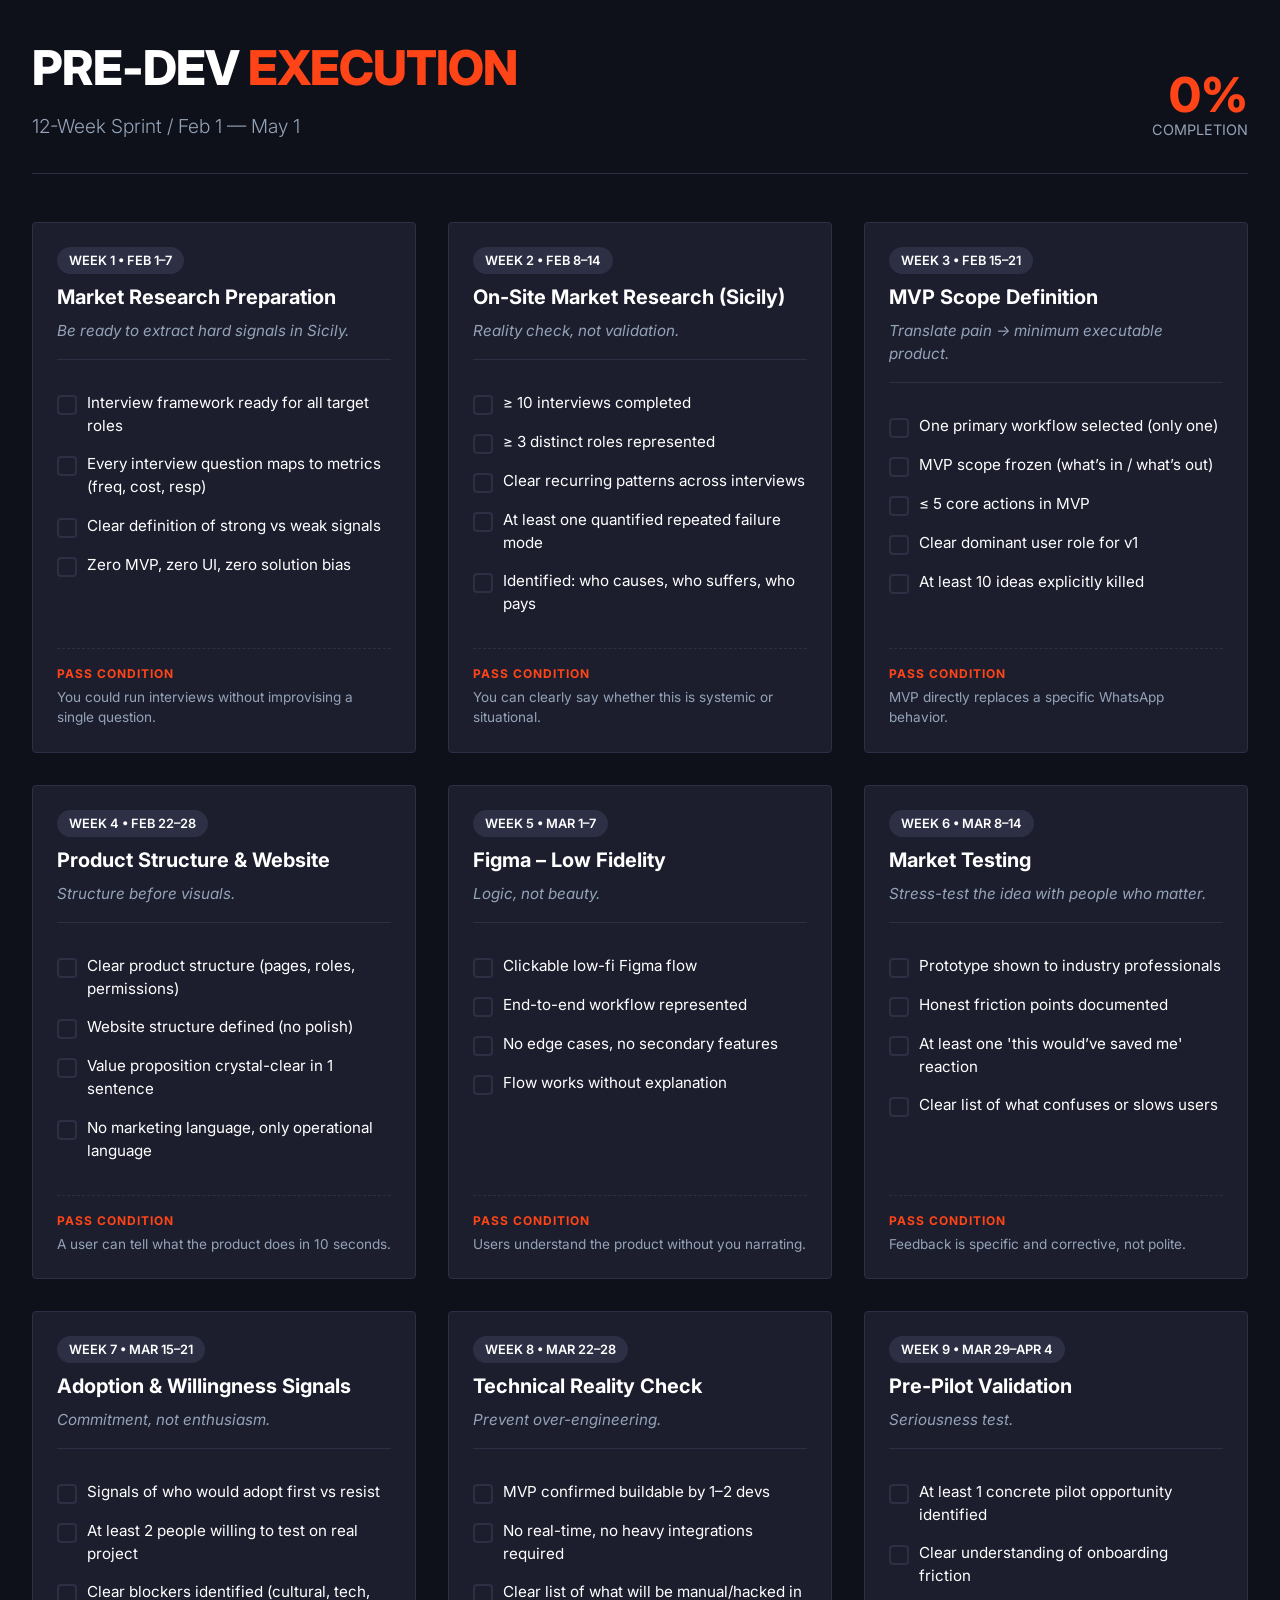
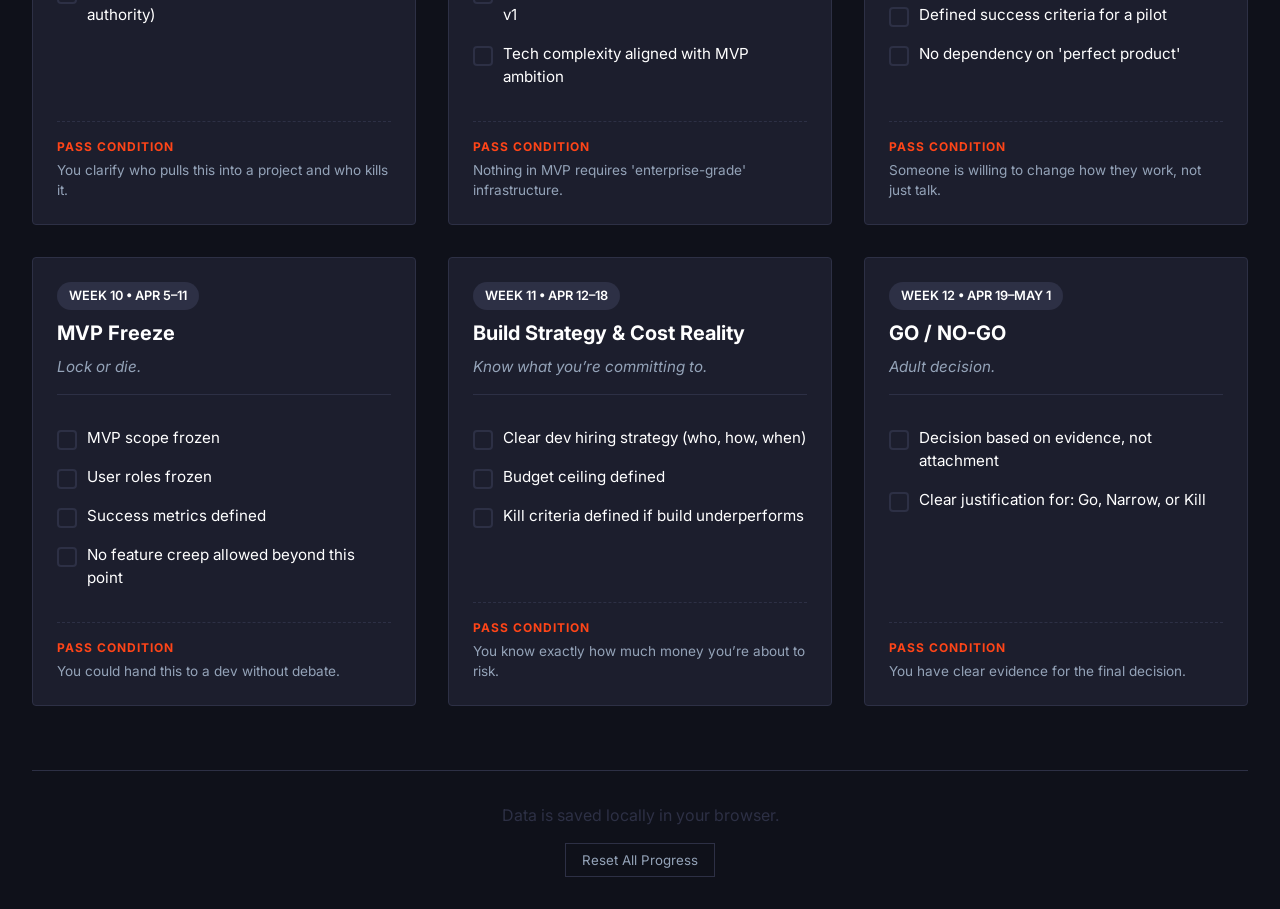
<file: preview/execution_timeline.html>
<!DOCTYPE html>
<html lang="en">

<head>
    <meta charset="UTF-8">
    <meta name="viewport" content="width=device-width, initial-scale=1.0">
    <title>JETTO Execution Timeline</title>
    <link rel="preconnect" href="https://fonts.googleapis.com">
    <link rel="preconnect" href="https://fonts.gstatic.com" crossorigin>
    <link href="https://fonts.googleapis.com/css2?family=Inter:wght@300;400;600;800&display=swap" rel="stylesheet">
    <style>
        :root {
            --bg-dark: #0f111a;
            --bg-card: #1c1e2d;
            --bg-card-hover: #25283d;
            --accent: #ff4518;
            --accent-dim: #d6300a;
            --success: #10b981;
            --text-white: #ffffff;
            --text-muted: #94a3b8;
            --border-color: #2d3045;
            --font-stack: 'Inter', -apple-system, sans-serif;
        }

        * {
            box-sizing: border-box;
            margin: 0;
            padding: 0;
        }

        body {
            background-color: var(--bg-dark);
            color: var(--text-white);
            font-family: var(--font-stack);
            min-height: 100vh;
            padding: 2rem;
            line-height: 1.5;
        }

        header {
            max-width: 1400px;
            margin: 0 auto 3rem auto;
            border-bottom: 1px solid var(--border-color);
            padding-bottom: 2rem;
            display: flex;
            justify-content: space-between;
            align-items: flex-end;
        }

        h1 {
            font-size: 3rem;
            font-weight: 800;
            text-transform: uppercase;
            letter-spacing: -1px;
            margin-bottom: 0.5rem;
        }

        h1 .highlight {
            color: var(--accent);
        }

        .subtitle {
            color: var(--text-muted);
            font-size: 1.2rem;
            font-weight: 300;
        }

        .progress-tracker {
            text-align: right;
        }

        .progress-stat {
            font-size: 3rem;
            font-weight: 800;
            color: var(--accent);
            line-height: 1;
        }

        .progress-label {
            color: var(--text-muted);
            font-size: 0.9rem;
            text-transform: uppercase;
        }

        .timeline-grid {
            display: grid;
            grid-template-columns: repeat(auto-fill, minmax(350px, 1fr));
            gap: 2rem;
            max-width: 1400px;
            margin: 0 auto;
        }

        .week-card {
            background: var(--bg-card);
            border: 1px solid var(--border-color);
            border-radius: 4px;
            padding: 1.5rem;
            display: flex;
            flex-direction: column;
            transition: transform 0.2s, border-color 0.2s;
            position: relative;
            overflow: hidden;
        }

        .week-card:hover {
            border-color: var(--text-muted);
            transform: translateY(-2px);
            background: var(--bg-card-hover);
        }

        .week-card.week-passed {
            opacity: 0.7;
        }

        .week-card.all-done {
            border-color: var(--success);
        }

        .week-card.all-done::before {
            content: "";
            position: absolute;
            top: 0;
            left: 0;
            width: 4px;
            height: 100%;
            background: var(--success);
        }

        .week-header {
            margin-bottom: 1.5rem;
            padding-bottom: 1rem;
            border-bottom: 1px solid var(--border-color);
        }

        .week-badge {
            display: inline-block;
            background: var(--border-color);
            color: var(--text-white);
            padding: 0.25rem 0.75rem;
            border-radius: 20px;
            font-size: 0.8rem;
            font-weight: 600;
            margin-bottom: 0.5rem;
            text-transform: uppercase;
        }

        .week-card.today .week-badge {
            background: var(--accent);
        }

        .week-title {
            font-size: 1.25rem;
            font-weight: 700;
            margin-bottom: 0.5rem;
        }

        .week-focus {
            font-size: 0.95rem;
            color: var(--text-muted);
            font-style: italic;
        }

        .kpi-list {
            list-style: none;
            flex-grow: 1;
        }

        .kpi-item {
            display: flex;
            align-items: flex-start;
            gap: 10px;
            padding: 0.5rem 0;
            cursor: pointer;
        }

        .kpi-item:hover .custom-checkbox {
            border-color: var(--accent);
        }

        .kpi-item input[type="checkbox"] {
            display: none;
        }

        .custom-checkbox {
            min-width: 20px;
            height: 20px;
            border: 2px solid var(--border-color);
            border-radius: 4px;
            display: flex;
            align-items: center;
            justify-content: center;
            transition: all 0.2s;
            margin-top: 3px;
        }

        .kpi-item input:checked+.custom-checkbox {
            background: var(--accent);
            border-color: var(--accent);
        }

        .custom-checkbox::after {
            content: "✓";
            color: white;
            font-size: 12px;
            font-weight: bold;
            display: none;
        }

        .kpi-item input:checked+.custom-checkbox::after {
            display: block;
        }

        .kpi-text {
            font-size: 0.95rem;
            color: var(--text-white);
            transition: color 0.2s;
        }

        .kpi-item input:checked~.kpi-text {
            color: var(--text-muted);
            text-decoration: line-through;
        }

        .pass-condition {
            margin-top: 1.5rem;
            padding-top: 1rem;
            border-top: 1px dashed var(--border-color);
            font-size: 0.85rem;
            color: var(--text-muted);
        }

        .pass-condition strong {
            color: var(--accent);
            display: block;
            margin-bottom: 0.25rem;
            text-transform: uppercase;
            font-size: 0.75rem;
            letter-spacing: 1px;
        }

        /* Reset Logic */
        .settings-area {
            text-align: center;
            margin-top: 4rem;
            padding-top: 2rem;
            border-top: 1px solid var(--border-color);
            color: var(--border-color);
        }

        .reset-btn {
            background: transparent;
            border: 1px solid var(--border-color);
            color: var(--text-muted);
            padding: 0.5rem 1rem;
            cursor: pointer;
            font-family: inherit;
            margin-top: 1rem;
        }

        .reset-btn:hover {
            color: var(--accent);
            border-color: var(--accent);
        }

        @media (max-width: 768px) {
            .timeline-grid {
                grid-template-columns: 1fr;
            }

            header {
                flex-direction: column;
                align-items: flex-start;
                gap: 1rem;
            }
        }
    </style>
</head>

<body>

    <header>
        <div>
            <h1>Pre-Dev <span class="highlight">Execution</span></h1>
            <p class="subtitle">12-Week Sprint / Feb 1 — May 1</p>
        </div>
        <div class="progress-tracker">
            <div class="progress-stat" id="totalProgress">0%</div>
            <div class="progress-label">Completion</div>
        </div>
    </header>

    <div class="timeline-grid" id="timelineContainer">
        <!-- Cards will be injected here -->
    </div>

    <div class="settings-area">
        <p>Data is saved locally in your browser.</p>
        <button class="reset-btn" id="resetBtn">Reset All Progress</button>
    </div>

    <script>
        const timelineData = [
            {
                id: 1,
                dates: "Feb 1–7",
                title: "Market Research Preparation",
                focus: "Be ready to extract hard signals in Sicily.",
                kpis: [
                    "Interview framework ready for all target roles",
                    "Every interview question maps to metrics (freq, cost, resp)",
                    "Clear definition of strong vs weak signals",
                    "Zero MVP, zero UI, zero solution bias"
                ],
                condition: "You could run interviews without improvising a single question."
            },
            {
                id: 2,
                dates: "Feb 8–14",
                title: "On-Site Market Research (Sicily)",
                focus: "Reality check, not validation.",
                kpis: [
                    "≥ 10 interviews completed",
                    "≥ 3 distinct roles represented",
                    "Clear recurring patterns across interviews",
                    "At least one quantified repeated failure mode",
                    "Identified: who causes, who suffers, who pays"
                ],
                condition: "You can clearly say whether this is systemic or situational."
            },
            {
                id: 3,
                dates: "Feb 15–21",
                title: "MVP Scope Definition",
                focus: "Translate pain → minimum executable product.",
                kpis: [
                    "One primary workflow selected (only one)",
                    "MVP scope frozen (what’s in / what’s out)",
                    "≤ 5 core actions in MVP",
                    "Clear dominant user role for v1",
                    "At least 10 ideas explicitly killed"
                ],
                condition: "MVP directly replaces a specific WhatsApp behavior."
            },
            {
                id: 4,
                dates: "Feb 22–28",
                title: "Product Structure & Website",
                focus: "Structure before visuals.",
                kpis: [
                    "Clear product structure (pages, roles, permissions)",
                    "Website structure defined (no polish)",
                    "Value proposition crystal-clear in 1 sentence",
                    "No marketing language, only operational language"
                ],
                condition: "A user can tell what the product does in 10 seconds."
            },
            {
                id: 5,
                dates: "Mar 1–7",
                title: "Figma – Low Fidelity",
                focus: "Logic, not beauty.",
                kpis: [
                    "Clickable low-fi Figma flow",
                    "End-to-end workflow represented",
                    "No edge cases, no secondary features",
                    "Flow works without explanation"
                ],
                condition: "Users understand the product without you narrating."
            },
            {
                id: 6,
                dates: "Mar 8–14",
                title: "Market Testing",
                focus: "Stress-test the idea with people who matter.",
                kpis: [
                    "Prototype shown to industry professionals",
                    "Honest friction points documented",
                    "At least one 'this would’ve saved me' reaction",
                    "Clear list of what confuses or slows users"
                ],
                condition: "Feedback is specific and corrective, not polite."
            },
            {
                id: 7,
                dates: "Mar 15–21",
                title: "Adoption & Willingness Signals",
                focus: "Commitment, not enthusiasm.",
                kpis: [
                    "Signals of who would adopt first vs resist",
                    "At least 2 people willing to test on real project",
                    "Clear blockers identified (cultural, tech, authority)"
                ],
                condition: "You clarify who pulls this into a project and who kills it."
            },
            {
                id: 8,
                dates: "Mar 22–28",
                title: "Technical Reality Check",
                focus: "Prevent over-engineering.",
                kpis: [
                    "MVP confirmed buildable by 1–2 devs",
                    "No real-time, no heavy integrations required",
                    "Clear list of what will be manual/hacked in v1",
                    "Tech complexity aligned with MVP ambition"
                ],
                condition: "Nothing in MVP requires 'enterprise-grade' infrastructure."
            },
            {
                id: 9,
                dates: "Mar 29–Apr 4",
                title: "Pre-Pilot Validation",
                focus: "Seriousness test.",
                kpis: [
                    "At least 1 concrete pilot opportunity identified",
                    "Clear understanding of onboarding friction",
                    "Defined success criteria for a pilot",
                    "No dependency on 'perfect product'"
                ],
                condition: "Someone is willing to change how they work, not just talk."
            },
            {
                id: 10,
                dates: "Apr 5–11",
                title: "MVP Freeze",
                focus: "Lock or die.",
                kpis: [
                    "MVP scope frozen",
                    "User roles frozen",
                    "Success metrics defined",
                    "No feature creep allowed beyond this point"
                ],
                condition: "You could hand this to a dev without debate."
            },
            {
                id: 11,
                dates: "Apr 12–18",
                title: "Build Strategy & Cost Reality",
                focus: "Know what you’re committing to.",
                kpis: [
                    "Clear dev hiring strategy (who, how, when)",
                    "Budget ceiling defined",
                    "Kill criteria defined if build underperforms"
                ],
                condition: "You know exactly how much money you’re about to risk."
            },
            {
                id: 12,
                dates: "Apr 19–May 1",
                title: "GO / NO-GO",
                focus: "Adult decision.",
                kpis: [
                    "Decision based on evidence, not attachment",
                    "Clear justification for: Go, Narrow, or Kill"
                ],
                condition: "You have clear evidence for the final decision."
            }
        ];

        const container = document.getElementById('timelineContainer');
        const totalProgressEl = document.getElementById('totalProgress');
        const resetBtn = document.getElementById('resetBtn');

        // Load state from local storage or empty object
        let appState = JSON.parse(localStorage.getItem('jetto_timeline_state')) || {};

        function render() {
            container.innerHTML = '';
            let totalTasks = 0;
            let completedTasks = 0;

            const now = new Date();
            // Simple date check could be added here to highlight current week, 
            // but for now we rely on user interaction.

            timelineData.forEach(week => {
                const weekState = appState[week.id] || [];
                const isAllDone = weekState.length === week.kpis.length && week.kpis.length > 0;

                const card = document.createElement('div');
                card.className = `week-card ${isAllDone ? 'all-done' : ''}`;

                let kpiHtml = '';
                week.kpis.forEach((kpi, index) => {
                    totalTasks++;
                    const isChecked = weekState.includes(index);
                    if (isChecked) completedTasks++;

                    kpiHtml += `
                        <label class="kpi-item">
                            <input type="checkbox" 
                                   data-week="${week.id}" 
                                   data-index="${index}" 
                                   ${isChecked ? 'checked' : ''}>
                            <span class="custom-checkbox"></span>
                            <span class="kpi-text">${kpi}</span>
                        </label>
                    `;
                });

                card.innerHTML = `
                    <div class="week-header">
                        <span class="week-badge">Week ${week.id} • ${week.dates}</span>
                        <h3 class="week-title">${week.title}</h3>
                        <p class="week-focus">${week.focus}</p>
                    </div>
                    <div class="kpi-list">
                        ${kpiHtml}
                    </div>
                    <div class="pass-condition">
                        <strong>Pass Condition</strong>
                        ${week.condition}
                    </div>
                `;

                container.appendChild(card);
            });

            const percent = totalTasks === 0 ? 0 : Math.round((completedTasks / totalTasks) * 100);
            totalProgressEl.textContent = `${percent}%`;
        }

        // Event Delegation for Checkboxes
        container.addEventListener('change', (e) => {
            if (e.target.type === 'checkbox') {
                const weekId = e.target.getAttribute('data-week');
                const kpiIndex = parseInt(e.target.getAttribute('data-index'));

                if (!appState[weekId]) {
                    appState[weekId] = [];
                }

                if (e.target.checked) {
                    if (!appState[weekId].includes(kpiIndex)) {
                        appState[weekId].push(kpiIndex);
                    }
                } else {
                    appState[weekId] = appState[weekId].filter(i => i !== kpiIndex);
                }

                save();
                render();
            }
        });

        resetBtn.addEventListener('click', () => {
            if (confirm('Are you sure you want to clear all progress?')) {
                appState = {};
                save();
                render();
            }
        });

        function save() {
            localStorage.setItem('jetto_timeline_state', JSON.stringify(appState));
        }

        // Initial Render
        render();

    </script>
</body>

</html>
</file>
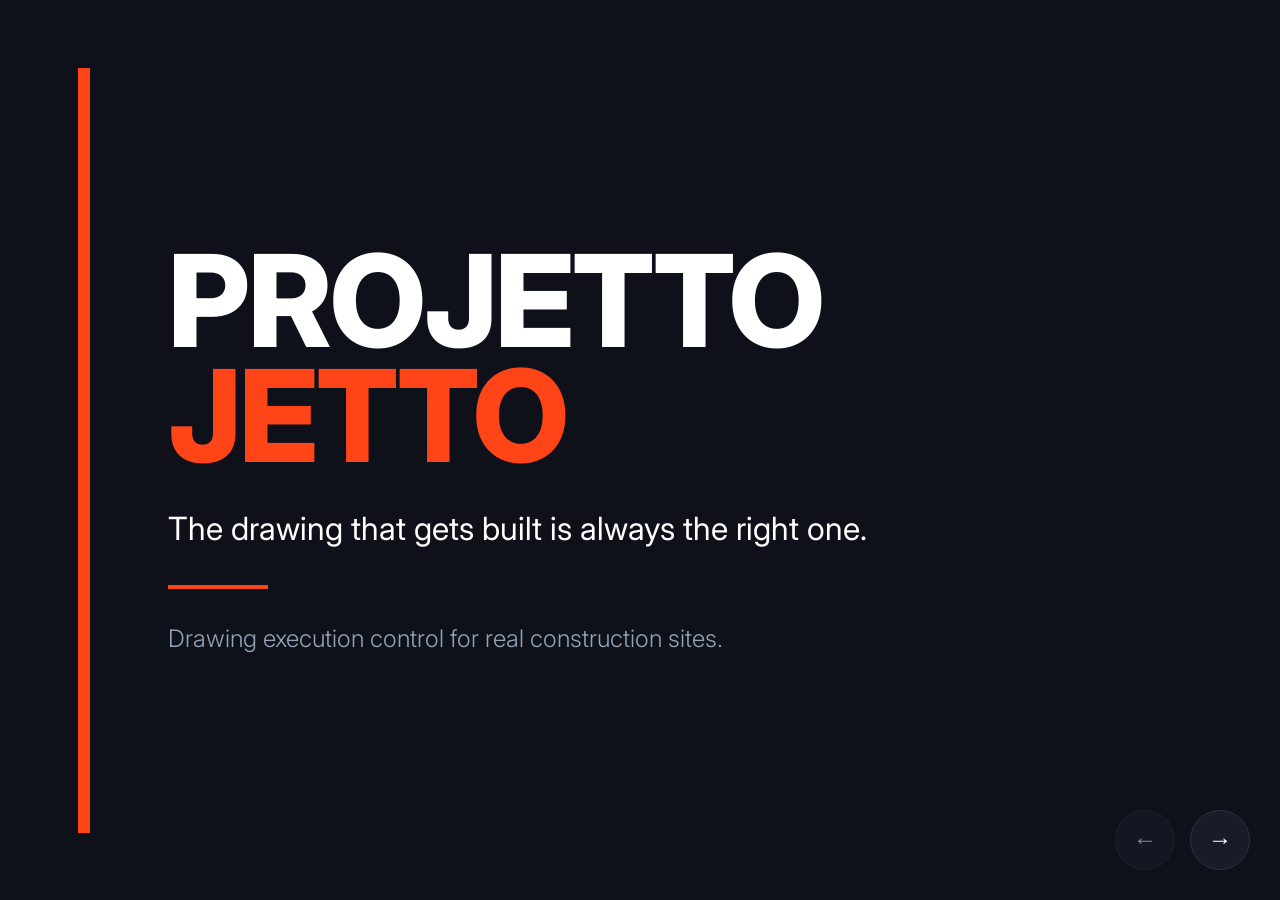
<file: preview/presentation.html>
<!DOCTYPE html>
<html lang="en">

<head>
    <meta charset="UTF-8">
    <meta name="viewport" content="width=device-width, initial-scale=1.0">
    <title>PROJETTO JETTO - Pitch Deck</title>
    <link rel="stylesheet" href="presentation.css">
    <link rel="preconnect" href="https://fonts.googleapis.com">
    <link rel="preconnect" href="https://fonts.gstatic.com" crossorigin>
    <link href="https://fonts.googleapis.com/css2?family=Inter:wght@300;400;600;800&display=swap" rel="stylesheet">
</head>

<body>

    <div class="slides-container">

        <!-- SLIDE 1: Title -->
        <section class="slide active" id="slide-1">
            <div class="content-grid">
                <div class="accent-bar-vertical"></div>
                <div class="main-content">
                    <h1 class="huge-title">PROJETTO<br><span class="highlight">JETTO</span></h1>
                    <p class="subtitle">The drawing that gets built is always the right one.</p>
                    <div class="divider"></div>
                    <p class="description">Drawing execution control for real construction sites.</p>
                </div>
            </div>
        </section>

        <!-- SLIDE 2: The Problem -->
        <section class="slide" id="slide-2">
            <div class="content-grid">
                <div class="header-block">
                    <span class="slide-number">02</span>
                    <h2>The Problem</h2>
                </div>
                <div class="main-content">
                    <ul class="heavy-list">
                        <li>Construction projects run on <span class="highlight">WhatsApp</span>.</li>
                        <li>Drawings are scattered, version-blind, and informal.</li>
                        <li>Old drawings get executed.</li>
                        <li>Mistakes, delays, rework, cost overruns.</li>
                    </ul>
                </div>
                <div class="visual-block">
                    <div class="chaos-graphic">
                        <span>WA</span>
                        <span>EMAIL</span>
                        <span>PDF</span>
                        <span>???</span>
                    </div>
                </div>
            </div>
        </section>

        <!-- SLIDE 3: Real Pain -->
        <section class="slide" id="slide-3">
            <div class="content-grid">
                <div class="header-block">
                    <span class="slide-number">03</span>
                    <h2>Real Pain</h2>
                </div>
                <div class="main-content split-layout">
                    <div class="pain-point">
                        <h3>2 Years Old</h3>
                        <p>Builders execute expired drawings thinking they are current.</p>
                    </div>
                    <div class="pain-point">
                        <h3>Repeated Sends</h3>
                        <p>Architects resend the same files repeatedly to different people.</p>
                    </div>
                    <div class="pain-point">
                        <h3>Lost Comments</h3>
                        <p>Feedback is unclear, detached from the file, and lost in chat.</p>
                    </div>
                    <div class="pain-point highlight-bg">
                        <h3>No Source of Truth</h3>
                    </div>
                </div>
            </div>
        </section>

        <!-- SLIDE 4: Why Existing Tools Fail -->
        <section class="slide" id="slide-4">
            <div class="content-grid">
                <div class="header-block">
                    <span class="slide-number">04</span>
                    <h2>Why Tools Fail</h2>
                </div>
                <div class="main-content">
                    <div class="comparison-grid">
                        <div class="comparison-item">
                            <h3>WhatsApp</h3>
                            <p>Chronological chaos. Files expire.</p>
                        </div>
                        <div class="comparison-item">
                            <h3>Email</h3>
                            <p>Fragmentation. Who has the latest?</p>
                        </div>
                        <div class="comparison-item">
                            <h3>ERPs / BIM</h3>
                            <p>Heavy, expensive, unrealistic for small teams.</p>
                        </div>
                    </div>
                    <div class="bottom-statement">
                        <p>They assume discipline that <span class="highlight">does not exist</span> on site.</p>
                    </div>
                </div>
            </div>
        </section>

        <!-- SLIDE 5: The Insight -->
        <section class="slide" id="slide-5">
            <div class="content-grid">
                <div class="left-bar-orange"></div>
                <div class="main-content center-focus">
                    <h2>The Insight</h2>
                    <p class="big-statement">The real failure point is between <br><strong>drawing</strong> and
                        <strong>execution</strong>.
                    </p>
                    <div class="divider"></div>
                    <p class="sub-statement">Drawings are treated as attachments. <br>They should be the <span
                            class="highlight">operational core</span>.</p>
                </div>
            </div>
        </section>

        <!-- SLIDE 6: The Product -->
        <section class="slide" id="slide-6">
            <div class="content-grid">
                <div class="header-block">
                    <span class="slide-number">06</span>
                    <h2>The Product</h2>
                </div>
                <div class="main-content">
                    <h3 class="product-title large-text">JETTO is a drawing execution vault.</h3>
                    <ul class="feature-list large-list">
                        <li>One place where the latest drawing lives.</li>
                        <li>Comments live <strong>on</strong> the drawing.</li>
                        <li>Execution is tracked <strong>per</strong> drawing.</li>
                    </ul>
                </div>

            </div>
        </section>

        <!-- SLIDE 7: How It Works -->
        <section class="slide" id="slide-7">
            <div class="content-grid">
                <div class="header-block">
                    <span class="slide-number">07</span>
                    <h2>The Loop</h2>
                </div>
                <div class="main-content loop-layout">
                    <div class="step">1. Upload</div>
                    <div class="arrow">→</div>
                    <div class="step">2. Comment</div>
                    <div class="arrow">→</div>
                    <div class="step">3. Revise</div>
                    <div class="arrow">→</div>
                    <div class="step highlight-step">4. Ready</div>
                    <div class="arrow">→</div>
                    <div class="step">5. Execute</div>
                    <div class="arrow">→</div>
                    <div class="step muted">6. Archive</div>
                </div>
            </div>
        </section>

        <!-- SLIDE 8: What JETTO Is NOT -->
        <section class="slide" id="slide-8">
            <div class="content-grid">
                <div class="header-block">
                    <span class="slide-number">08</span>
                    <h2>Not A...</h2>
                </div>
                <div class="main-content not-list">
                    <div class="not-item">ERP</div>
                    <div class="not-item">PM Tool</div>
                    <div class="not-item">BIM Collab</div>
                    <div class="not-item">Chat Replacement</div>
                </div>
                <div class="bottom-statement">
                    <p>It <span class="highlight">overlays</span> existing workflows.</p>
                </div>
            </div>
        </section>

        <!-- SLIDE 9: Who It’s For -->
        <section class="slide" id="slide-9">
            <div class="content-grid">
                <div class="header-block">
                    <span class="slide-number">09</span>
                    <h2>The Users</h2>
                </div>
                <div class="main-content user-grid">
                    <div class="user-card">
                        <h3>Architects</h3>
                        <p>Upload & Revise</p>
                    </div>
                    <div class="user-card highlight-border">
                        <h3>PMs</h3>
                        <p>Control Execution</p>
                    </div>
                    <div class="user-card">
                        <h3>Builders</h3>
                        <p>Execute Clearly</p>
                    </div>
                    <div class="user-card muted">
                        <h3>Owners</h3>
                        <p>Read-only</p>
                    </div>
                </div>
            </div>
        </section>

        <!-- SLIDE 10: Adoption Strategy -->
        <section class="slide" id="slide-10">
            <div class="content-grid">
                <div class="header-block">
                    <span class="slide-number">10</span>
                    <h2>Adoption</h2>
                </div>
                <div class="main-content">
                    <ul class="heavy-list">
                        <li>Free for one project.</li>
                        <li>No training required.</li>
                        <li>No workflow change.</li>
                        <li>WhatsApp invitations.</li>
                        <li><span class="highlight">Sicily-first.</span></li>
                    </ul>
                </div>
            </div>
        </section>

        <!-- SLIDE 11: Business Model -->
        <section class="slide" id="slide-11">
            <div class="content-grid">
                <div class="header-block">
                    <span class="slide-number">11</span>
                    <h2>Business Model</h2>
                </div>
                <div class="main-content pricing-layout">
                    <div class="price-box">
                        <div class="price-row">
                            <span class="currency">€</span>
                            <span class="amount">10–20</span>
                        </div>
                        <span class="period">/ month</span>
                        <p>per professional account</p>
                    </div>
                    <ul class="pricing-features">
                        <li>Unlimited projects</li>
                        <li>Pro markup tools</li>
                        <li>Storage & Exports</li>
                        <li>Free → Premium funnel</li>
                    </ul>
                </div>
            </div>
        </section>

        <!-- SLIDE 12: Why We Win -->
        <section class="slide" id="slide-12">
            <div class="content-grid">
                <div class="header-block">
                    <span class="slide-number">12</span>
                    <h2>Why We Win</h2>
                </div>
                <div class="main-content">
                    <div class="win-grid">
                        <div class="win-item">Zero-friction adoption</div>
                        <div class="win-item highlight-text">Drawing-first obsession</div>
                        <div class="win-item">Italian language & culture</div>
                        <div class="win-item">Bottom-up usage</div>
                    </div>
                </div>
            </div>
        </section>

        <!-- SLIDE 13: Roadmap -->
        <section class="slide" id="slide-13">
            <div class="content-grid">
                <div class="header-block">
                    <span class="slide-number">13</span>
                    <h2>Roadmap</h2>
                </div>
                <div class="main-content roadmap">
                    <div class="phase active">
                        <span class="phase-num">01</span>
                        <h3>Core Vault</h3>
                        <p>Execution loop</p>
                    </div>
                    <div class="phase">
                        <span class="phase-num">02</span>
                        <h3>Pro Tools</h3>
                        <p>Exports & Markup</p>
                    </div>
                    <div class="phase">
                        <span class="phase-num">03</span>
                        <h3>Intelligence</h3>
                        <p>Passive data insights</p>
                    </div>
                </div>
            </div>
        </section>

        <!-- SLIDE 14: Closing -->
        <section class="slide" id="slide-14">
            <div class="content-grid">
                <div class="accent-bar-vertical"></div>
                <div class="main-content center-focus">
                    <h2 class="closing-statement">JETTO doesn’t change how <br>construction works.</h2>
                    <h2 class="closing-statement highlight">It stops it from breaking.</h2>
                </div>
            </div>
        </section>

    </div>

    <!-- On-screen Navigation Controls -->
    <div class="nav-controls">
        <button class="nav-btn" id="prevBtn" title="Previous Slide">←</button>
        <button class="nav-btn" id="nextBtn" title="Next Slide">→</button>
    </div>

    <script>
        document.addEventListener('DOMContentLoaded', () => {
            const slides = document.querySelectorAll('.slide');
            const prevBtn = document.getElementById('prevBtn');
            const nextBtn = document.getElementById('nextBtn');
            let currentSlide = 0;

            function showSlide(index) {
                // Ensure index is within bounds
                if (index < 0) index = 0;
                if (index >= slides.length) index = slides.length - 1;

                currentSlide = index;

                slides.forEach((slide, i) => {
                    if (i === currentSlide) {
                        slide.classList.add('active');
                        // Force visibility for troubleshooting
                        slide.style.visibility = 'visible';
                        slide.style.opacity = '1';
                    } else {
                        slide.classList.remove('active');
                        // Force hide
                        slide.style.visibility = 'hidden';
                        slide.style.opacity = '0';
                    }
                });

                // Optional: Update button states if needed (e.g. disable prev at 0)
                prevBtn.style.opacity = currentSlide === 0 ? '0.5' : '1';
                nextBtn.style.opacity = currentSlide === slides.length - 1 ? '0.5' : '1';
            }

            // Keyboard Nav
            document.addEventListener('keydown', (e) => {
                if (e.key === 'ArrowRight' || e.key === ' ' || e.key === 'Enter') {
                    if (currentSlide < slides.length - 1) showSlide(currentSlide + 1);
                } else if (e.key === 'ArrowLeft') {
                    if (currentSlide > 0) showSlide(currentSlide - 1);
                }
            });

            // Button Nav
            nextBtn.addEventListener('click', (e) => {
                e.stopPropagation(); // Prevent body click conflict
                if (currentSlide < slides.length - 1) showSlide(currentSlide + 1);
            });

            prevBtn.addEventListener('click', (e) => {
                e.stopPropagation();
                if (currentSlide > 0) showSlide(currentSlide - 1);
            });

            // Body Click Nav (Right half = next, Left half = prev)
            document.body.addEventListener('click', (e) => {
                // Don't trigger if clicking buttons
                if (e.target.closest('.nav-btn')) return;

                if (e.clientX > window.innerWidth / 2) {
                    if (currentSlide < slides.length - 1) showSlide(currentSlide + 1);
                } else {
                    if (currentSlide > 0) showSlide(currentSlide - 1);
                }
            });

            // Initialize
            showSlide(0);
        });
    </script>
</body>

</html>
</file>
<file: preview/presentation.css>
/* Hamer-inspired Dark Navy and Orange Theme */
:root {
    --bg-dark: #0f111a;
    /* Deep Navy/Black */
    --bg-card: #1c1e2d;
    /* Card Navy */
    --accent: #ff4518;
    /* Bright Orange */
    --accent-dim: #d6300a;
    --text-white: #ffffff;
    --text-muted: #94a3b8;
    --border-color: #2d3045;

    --font-stack: 'Inter', -apple-system, sans-serif;
    --slide-width: 100vw;
    --slide-height: 100vh;
}

* {
    box-sizing: border-box;
    margin: 0;
    padding: 0;
}

body {
    background-color: var(--bg-dark);
    color: var(--text-white);
    font-family: var(--font-stack);
    overflow: hidden;
    height: 100vh;
    width: 100vw;
}

.slides-container {
    width: 100%;
    height: 100%;
    position: relative;
}

.slide {
    position: absolute;
    top: 0;
    left: 0;
    width: 100%;
    height: 100%;
    opacity: 0;
    visibility: hidden;
    /* Ensure hidden slides don't block interaction */
    pointer-events: none;
    transition: opacity 0.4s ease-in-out, visibility 0.4s;
    display: flex;
    justify-content: center;
    align-items: center;
    background: var(--bg-dark);
    z-index: 1;
}

.slide.active {
    opacity: 1;
    visibility: visible;
    pointer-events: all;
    z-index: 10;
}

/* On-screen Controls */
.nav-controls {
    position: fixed;
    bottom: 30px;
    right: 30px;
    display: flex;
    gap: 15px;
    z-index: 1000;
}

.nav-btn {
    width: 60px;
    height: 60px;
    border-radius: 50%;
    background: rgba(28, 30, 45, 0.8);
    border: 1px solid var(--border-color);
    color: var(--text-white);
    font-size: 1.5rem;
    cursor: pointer;
    transition: all 0.2s;
    display: flex;
    align-items: center;
    justify-content: center;
}

.nav-btn:hover {
    background: var(--accent);
    border-color: var(--accent);
    transform: scale(1.1);
}

.content-grid {
    width: 90%;
    max-width: 1400px;
    height: 85%;
    display: grid;
    grid-template-columns: 100px 1fr;
    /* Default layout: numbering/accent on left, content right */
    gap: 4rem;
    align-items: center;
}

/* Typography & Elements */
h1.huge-title {
    font-size: 8rem;
    line-height: 0.9;
    font-weight: 800;
    text-transform: uppercase;
    letter-spacing: -2px;
    margin-bottom: 2rem;
}

h2 {
    font-size: 4rem;
    font-weight: 700;
    margin-bottom: 1rem;
    letter-spacing: -1px;
}

p {
    font-size: 1.5rem;
    line-height: 1.5;
    color: var(--text-muted);
    font-weight: 300;
}

.highlight {
    color: var(--accent);
}

.subtitle {
    font-size: 2rem;
    color: var(--text-white);
    max-width: 800px;
    font-weight: 400;
}

.divider {
    height: 4px;
    width: 100px;
    background-color: var(--accent);
    margin: 2rem 0;
}

.accent-bar-vertical {
    width: 12px;
    height: 100%;
    background-color: var(--accent);
    justify-self: center;
}

.header-block {
    display: flex;
    flex-direction: column;
    align-items: flex-start;
    border-right: 1px solid var(--border-color);
    padding-right: 2rem;
    height: 100%;
}

.slide-number {
    font-size: 1.5rem;
    font-weight: 600;
    color: var(--accent);
    margin-bottom: auto;
    /* Push to top */
    padding-top: 1rem;
}

.header-block h2 {
    writing-mode: vertical-rl;
    transform: rotate(180deg);
    margin: auto 0 0 0;
    /* Push to bottom */
    text-transform: uppercase;
    font-size: 3rem;
    color: var(--text-muted);
}

/* Slide Specific Layouts */

/* Intro */
#slide-1 .content-grid {
    grid-template-columns: 40px 1fr;
}

/* Lists */
.heavy-list {
    list-style: none;
}

.heavy-list li {
    font-size: 2.5rem;
    font-weight: 600;
    margin-bottom: 1.5rem;
    padding-left: 2rem;
    border-left: 4px solid var(--border-color);
    transition: all 0.3s;
}

.heavy-list li:hover {
    border-left-color: var(--accent);
    color: var(--text-white);
}

.visual-block {
    display: flex;
    justify-content: center;
    align-items: center;
}

.chaos-graphic {
    font-size: 1.5rem;
    font-weight: 700;
    color: var(--border-color);
    display: grid;
    grid-template-columns: 1fr 1fr;
    gap: 2rem;
    opacity: 0.5;
}

/* Pain Points Grid */
.split-layout {
    display: grid;
    grid-template-columns: 1fr 1fr;
    gap: 2rem;
}

.pain-point {
    padding: 2rem;
    background-color: var(--bg-card);
    border: 1px solid var(--border-color);
}

.pain-point.highlight-bg {
    background-color: var(--accent);
    color: var(--bg-dark);
}

.pain-point.highlight-bg h3,
.pain-point.highlight-bg p {
    color: var(--bg-dark);
}

.pain-point h3 {
    font-size: 1.5rem;
    color: var(--text-white);
    margin-bottom: 0.5rem;
    text-transform: uppercase;
}

/* Comparison */
.comparison-grid {
    display: grid;
    grid-template-columns: 1fr 1fr 1fr;
    gap: 2rem;
    margin-bottom: 3rem;
}

.comparison-item {
    padding: 1.5rem;
    border-top: 4px solid var(--border-color);
}

.comparison-item h3 {
    margin-bottom: 1rem;
    font-size: 1.5rem;
}

.bottom-statement p {
    font-size: 2.5rem;
    color: var(--text-white);
}

/* Insight Center */
#slide-5 .content-grid {
    border-left: 12px solid var(--accent);
    padding-left: 4rem;
    display: block;
    align-content: center;
}

.big-statement {
    font-size: 4rem;
    font-weight: 300;
    line-height: 1.1;
    color: var(--text-white);
}

.big-statement strong {
    font-weight: 800;
    color: var(--text-white);
}

.sub-statement {
    font-size: 2rem;
    margin-top: 2rem;
}

/* Product */
.product-title {
    font-size: 3rem;
    margin-bottom: 2rem;
}

.feature-list li {
    font-size: 1.8rem;
    margin-bottom: 1rem;
    color: var(--text-muted);
}

.box-diagram .box {
    width: 300px;
    height: 300px;
    border: 8px solid var(--accent);
    display: flex;
    justify-content: center;
    align-items: center;
    font-size: 3rem;
    font-weight: 800;
    color: var(--text-white);
    background: var(--bg-card);
}

/* Loop */
.loop-layout {
    display: flex;
    align-items: center;
    justify-content: space-between;
    flex-wrap: wrap;
}

.step {
    padding: 1rem 1.5rem;
    border: 1px solid var(--border-color);
    font-weight: 600;
    text-transform: uppercase;
}

.highlight-step {
    background-color: var(--accent);
    border-color: var(--accent);
    color: #fff;
    transform: scale(1.1);
}

.arrow {
    font-size: 1.5rem;
    color: var(--text-muted);
}

.muted {
    opacity: 0.5;
}

/* Not A... */
.not-list {
    display: grid;
    grid-template-columns: repeat(2, 1fr);
    gap: 1rem;
    margin-bottom: 3rem;
}

.not-item {
    font-size: 3rem;
    color: var(--border-color);
    font-weight: 800;
    text-decoration: line-through;
    text-decoration-color: var(--accent);
}

/* Users */
.user-grid {
    display: grid;
    grid-template-columns: repeat(2, 1fr);
    gap: 2rem;
}

.user-card {
    padding: 2rem;
    background: var(--bg-card);
}

.highlight-border {
    border-left: 4px solid var(--accent);
}

/* Pricing */
.pricing-layout {
    display: flex;
    gap: 4rem;
    align-items: flex-start;
}

.price-box {
    background: var(--bg-card);
    padding: 3rem;
    border-top: 4px solid var(--accent);
    text-align: center;
    min-width: 300px;
}

.amount {
    font-size: 5rem;
    font-weight: 800;
    color: var(--text-white);
    display: block;
}

.period {
    color: var(--text-muted);
    font-size: 1.2rem;
    text-transform: uppercase;
}

.pricing-features {
    list-style: none;
}

.pricing-features li {
    font-size: 2rem;
    margin-bottom: 1rem;
    color: var(--text-white);
}

/* Why We Win */
.win-grid {
    display: grid;
    grid-template-columns: 1fr 1fr;
    gap: 3rem;
}

.win-item {
    font-size: 2.5rem;
    font-weight: 700;
    padding-bottom: 1rem;
    border-bottom: 1px solid var(--border-color);
}

.highlight-text {
    color: var(--accent);
}

/* Roadmap */
.roadmap {
    display: grid;
    grid-template-columns: 1fr 1fr 1fr;
    gap: 2rem;
}

.phase {
    border: 1px solid var(--border-color);
    padding: 2rem;
    position: relative;
    opacity: 0.5;
}

.phase.active {
    opacity: 1;
    border-color: var(--accent);
    background: var(--bg-card);
}

.phase-num {
    font-size: 4rem;
    font-weight: 800;
    color: var(--border-color);
    position: absolute;
    top: 1rem;
    right: 1rem;
}

.phase.active .phase-num {
    color: var(--accent);
}

/* Closing */
.closing-statement {
    font-size: 4.5rem;
    line-height: 1.1;
    margin-bottom: 2rem;
}

.center-focus {
    display: flex;
    flex-direction: column;
    justify-content: center;
}

.navigation-hint {
    position: fixed;
    bottom: 20px;
    right: 30px;
    color: var(--text-muted);
    font-size: 0.8rem;
    opacity: 0.5;
}

/* Responsive adjustments */
@media (max-width: 1024px) {
    .content-grid {
        grid-template-columns: 1fr;
        grid-template-rows: auto 1fr;
        gap: 2rem;
    }

    .header-block {
        flex-direction: row;
        border-right: none;
        border-bottom: 1px solid var(--border-color);
        padding-right: 0;
        padding-bottom: 1rem;
        height: auto;
        justify-content: space-between;
        align-items: center;
        width: 100%;
    }

    .header-block h2 {
        writing-mode: horizontal-tb;
        transform: none;
        font-size: 2rem;
    }

    .slide-number {
        padding-top: 0;
    }

    h1.huge-title {
        font-size: 5rem;
    }
}
/* Refined Price Box Styles - Slide 11 */
.price-box {
    min-width: 350px;
}
.price-row {
    display: flex;
    align-items: flex-start;
    justify-content: center;
    gap: 10px;
    margin-bottom: 0px;
    line-height: 1;
}
.currency {
    font-size: 3.5rem;
    font-weight: 600;
    color: var(--accent);
    margin-top: 10px;
}
.amount {
    font-size: 7rem;
    font-weight: 800;
    letter-spacing: -3px;
    line-height: 1;
}
.period {
    margin-top: 1rem;
    font-size: 1.2rem;
    letter-spacing: 1px;
}

/* Refined Product Slide Styles - Slide 6 */
.product-title.large-text {
    font-size: 4.5rem;
    margin-bottom: 3rem;
    max-width: 1200px;
    line-height: 1.1;
}
.feature-list.large-list li {
    font-size: 2.2rem;
    margin-bottom: 1.5rem;
    padding-left: 2rem;
}
</file>
